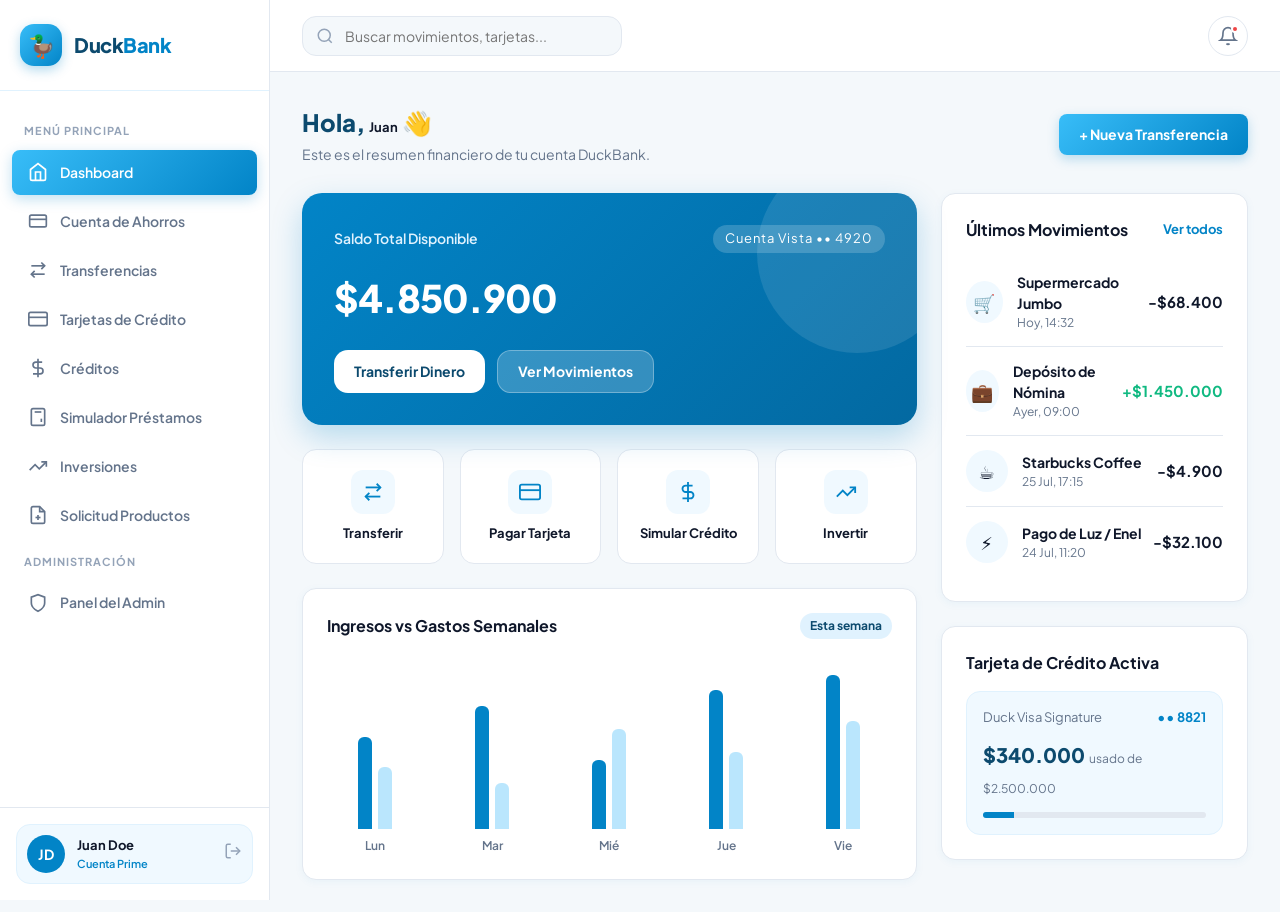
<file: index.html>
<!DOCTYPE html>
<html lang="es">
<head>
  <meta charset="UTF-8">
  <meta name="viewport" content="width=device-width, initial-scale=1.0">
  <title>DuckBank - Dashboard Principal</title>
  <link rel="stylesheet" href="css/variables.css">
  <link rel="stylesheet" href="css/common.css">
  <link rel="stylesheet" href="css/dashboard.css">
</head>
<body>
  <div class="app-container">
    <!-- Sidebar -->
    <aside class="sidebar">
      <div class="sidebar-header">
        <div class="brand-logo">🦆</div>
        <div class="brand-name">Duck<span>Bank</span></div>
      </div>

      <nav class="sidebar-nav">
        <div class="nav-section-label">Menú Principal</div>
        <a href="index.html" class="nav-item active">
          <svg viewBox="0 0 24 24" fill="none" stroke="currentColor" stroke-width="2"><path d="m3 9 9-7 9 7v11a2 2 0 0 1-2 2H5a2 2 0 0 1-2-2z"/><polyline points="9 22 9 12 15 12 15 22"/></svg>
          Dashboard
        </a>
        <a href="savings.html" class="nav-item">
          <svg viewBox="0 0 24 24" fill="none" stroke="currentColor" stroke-width="2"><rect width="20" height="14" x="2" y="5" rx="2"/><line x1="2" x2="22" y1="10" y2="10"/></svg>
          Cuenta de Ahorros
        </a>
        <a href="transfers.html" class="nav-item">
          <svg viewBox="0 0 24 24" fill="none" stroke="currentColor" stroke-width="2"><path d="m16 3 4 4-4 4"/><path d="M20 7H4"/><path d="m8 21-4-4 4-4"/><path d="M4 17h16"/></svg>
          Transferencias
        </a>
        <a href="cards.html" class="nav-item">
          <svg viewBox="0 0 24 24" fill="none" stroke="currentColor" stroke-width="2"><rect x="1" y="4" width="22" height="16" rx="2" ry="2"/><line x1="1" y1="10" x2="23" y2="10"/></svg>
          Tarjetas de Crédito
        </a>
        <a href="loans.html" class="nav-item">
          <svg viewBox="0 0 24 24" fill="none" stroke="currentColor" stroke-width="2"><line x1="12" y1="1" x2="12" y2="23"/><path d="M17 5H9.5a3.5 3.5 0 0 0 0 7h5a3.5 3.5 0 0 1 0 7H6"/></svg>
          Créditos
        </a>
        <a href="simulator.html" class="nav-item">
          <svg viewBox="0 0 24 24" fill="none" stroke="currentColor" stroke-width="2"><rect width="16" height="20" x="4" y="2" rx="2"/><line x1="8" x2="16" y1="6" y2="6"/><line x1="16" x2="16" y1="14" y2="18"/><path d="M8 10h.01"/><path d="M12 10h.01"/><path d="M16 10h.01"/><path d="M8 14h.01"/><path d="M12 14h.01"/><path d="M8 18h.01"/><path d="M12 18h.01"/></svg>
          Simulador Préstamos
        </a>
        <a href="investments.html" class="nav-item">
          <svg viewBox="0 0 24 24" fill="none" stroke="currentColor" stroke-width="2"><polyline points="22 7 13.5 15.5 8.5 10.5 2 17"/><polyline points="16 7 22 7 22 13"/></svg>
          Inversiones
        </a>
        <a href="applications.html" class="nav-item">
          <svg viewBox="0 0 24 24" fill="none" stroke="currentColor" stroke-width="2"><path d="M14 2H6a2 2 0 0 0-2 2v16a2 2 0 0 0 2 2h12a2 2 0 0 0 2-2V8z"/><polyline points="14 2 14 8 20 8"/><line x1="12" y1="18" x2="12" y2="12"/><line x1="9" y1="15" x2="15" y2="15"/></svg>
          Solicitud Productos
        </a>

        <div class="nav-section-label">Administración</div>
        <a href="admin.html" class="nav-item">
          <svg viewBox="0 0 24 24" fill="none" stroke="currentColor" stroke-width="2"><path d="M12 22s8-4 8-10V5l-8-3-8 3v7c0 6 8 10 8 10z"/></svg>
          Panel del Admin
        </a>
      </nav>

      <div class="sidebar-footer">
        <div class="user-card-mini">
          <div class="user-avatar">JD</div>
          <div class="user-info">
            <div class="user-name">Juan Doe</div>
            <div class="user-role">Cuenta Prime</div>
          </div>
          <a href="login.html" title="Cerrar sesión" style="color: var(--text-light); text-decoration: none;">
            <svg width="18" height="18" viewBox="0 0 24 24" fill="none" stroke="currentColor" stroke-width="2"><path d="M9 21H5a2 2 0 0 1-2-2V5a2 2 0 0 1 2-2h4"/><polyline points="16 17 21 12 16 7"/><line x1="21" y1="12" x2="9" y2="12"/></svg>
          </a>
        </div>
      </div>
    </aside>

    <!-- Main Content Area -->
    <div class="main-wrapper">
      <header class="top-header">
        <div style="display: flex; align-items: center; gap: 16px;">
          <button class="icon-btn" id="mobileMenuBtn" style="display: none;">
            <svg viewBox="0 0 24 24" fill="none" stroke="currentColor" stroke-width="2"><line x1="3" y1="12" x2="21" y2="12"/><line x1="3" y1="6" x2="21" y2="6"/><line x1="3" y1="18" x2="21" y2="18"/></svg>
          </button>
          <div class="header-search">
            <svg viewBox="0 0 24 24" fill="none" stroke="currentColor" stroke-width="2"><circle cx="11" cy="11" r="8"/><line x1="21" y1="21" x2="16.65" y2="16.65"/></svg>
            <input type="text" placeholder="Buscar movimientos, tarjetas...">
          </div>
        </div>

        <div class="header-actions">
          <button class="icon-btn" title="Notificaciones">
            <span class="badge-dot"></span>
            <svg viewBox="0 0 24 24" fill="none" stroke="currentColor" stroke-width="2"><path d="M18 8A6 6 0 0 0 6 8c0 7-3 9-3 9h18s-3-2-3-9"/><path d="M13.73 21a2 2 0 0 1-3.46 0"/></svg>
          </button>
        </div>
      </header>

      <main class="page-content">
        <div class="page-header">
          <div>
            <h1 class="page-title">Hola, <span class="user-name">Juan</span> 👋</h1>
            <p class="page-subtitle">Este es el resumen financiero de tu cuenta DuckBank.</p>
          </div>
          <a href="transfers.html" class="btn btn-primary">+ Nueva Transferencia</a>
        </div>

        <div class="dashboard-grid">
          <!-- Columna Izquierda -->
          <div>
            <!-- Tarjeta de Saldo Principal -->
            <div class="balance-card">
              <div class="balance-header">
                <span class="balance-label">Saldo Total Disponible</span>
                <span class="account-number">Cuenta Vista •• 4920</span>
              </div>
              <div class="balance-amount" id="mainBalance">$4.850.900</div>
              <div class="balance-actions">
                <a href="transfers.html" class="btn btn-light">Transferir Dinero</a>
                <a href="savings.html" class="btn btn-glass">Ver Movimientos</a>
              </div>
            </div>

            <!-- Accesos Rápidos -->
            <div class="quick-actions-grid">
              <a href="transfers.html" class="action-tile">
                <div class="action-icon">
                  <svg viewBox="0 0 24 24" fill="none" stroke="currentColor" stroke-width="2"><path d="m16 3 4 4-4 4"/><path d="M20 7H4"/><path d="m8 21-4-4 4-4"/><path d="M4 17h16"/></svg>
                </div>
                <span class="action-label">Transferir</span>
              </a>
              <a href="cards.html" class="action-tile">
                <div class="action-icon">
                  <svg viewBox="0 0 24 24" fill="none" stroke="currentColor" stroke-width="2"><rect x="1" y="4" width="22" height="16" rx="2" ry="2"/><line x1="1" y1="10" x2="23" y2="10"/></svg>
                </div>
                <span class="action-label">Pagar Tarjeta</span>
              </a>
              <a href="simulator.html" class="action-tile">
                <div class="action-icon">
                  <svg viewBox="0 0 24 24" fill="none" stroke="currentColor" stroke-width="2"><line x1="12" y1="1" x2="12" y2="23"/><path d="M17 5H9.5a3.5 3.5 0 0 0 0 7h5a3.5 3.5 0 0 1 0 7H6"/></svg>
                </div>
                <span class="action-label">Simular Crédito</span>
              </a>
              <a href="investments.html" class="action-tile">
                <div class="action-icon">
                  <svg viewBox="0 0 24 24" fill="none" stroke="currentColor" stroke-width="2"><polyline points="22 7 13.5 15.5 8.5 10.5 2 17"/><polyline points="16 7 22 7 22 13"/></svg>
                </div>
                <span class="action-label">Invertir</span>
              </a>
            </div>

            <!-- Gráfico de ingresos y gastos -->
            <div class="card" style="margin-top: 24px;">
              <div class="card-title">
                <span>Ingresos vs Gastos Semanales</span>
                <span class="badge badge-primary">Esta semana</span>
              </div>
              <div class="chart-container">
                <div class="chart-bar-group">
                  <div class="chart-bars">
                    <div class="bar bar-income" style="height: 60%;" title="Ingresos: $320.000"></div>
                    <div class="bar bar-expense" style="height: 40%;" title="Gastos: $180.000"></div>
                  </div>
                  <span class="chart-label">Lun</span>
                </div>
                <div class="chart-bar-group">
                  <div class="chart-bars">
                    <div class="bar bar-income" style="height: 80%;"></div>
                    <div class="bar bar-expense" style="height: 30%;"></div>
                  </div>
                  <span class="chart-label">Mar</span>
                </div>
                <div class="chart-bar-group">
                  <div class="chart-bars">
                    <div class="bar bar-income" style="height: 45%;"></div>
                    <div class="bar bar-expense" style="height: 65%;"></div>
                  </div>
                  <span class="chart-label">Mié</span>
                </div>
                <div class="chart-bar-group">
                  <div class="chart-bars">
                    <div class="bar bar-income" style="height: 90%;"></div>
                    <div class="bar bar-expense" style="height: 50%;"></div>
                  </div>
                  <span class="chart-label">Jue</span>
                </div>
                <div class="chart-bar-group">
                  <div class="chart-bars">
                    <div class="bar bar-income" style="height: 100%;"></div>
                    <div class="bar bar-expense" style="height: 70%;"></div>
                  </div>
                  <span class="chart-label">Vie</span>
                </div>
              </div>
            </div>
          </div>

          <!-- Columna Derecha -->
          <div>
            <!-- Últimos Movimientos -->
            <div class="card">
              <div class="card-title">
                <span>Últimos Movimientos</span>
                <a href="savings.html" style="font-size: 13px; color: var(--primary); text-decoration: none;">Ver todos</a>
              </div>
              <div class="transaction-list">
                <div class="transaction-item">
                  <div class="tx-left">
                    <div class="tx-icon">🛒</div>
                    <div>
                      <div class="tx-title">Supermercado Jumbo</div>
                      <div class="tx-date">Hoy, 14:32</div>
                    </div>
                  </div>
                  <div class="tx-amount negative">-$68.400</div>
                </div>

                <div class="transaction-item">
                  <div class="tx-left">
                    <div class="tx-icon">💼</div>
                    <div>
                      <div class="tx-title">Depósito de Nómina</div>
                      <div class="tx-date">Ayer, 09:00</div>
                    </div>
                  </div>
                  <div class="tx-amount positive">+$1.450.000</div>
                </div>

                <div class="transaction-item">
                  <div class="tx-left">
                    <div class="tx-icon">☕</div>
                    <div>
                      <div class="tx-title">Starbucks Coffee</div>
                      <div class="tx-date">25 Jul, 17:15</div>
                    </div>
                  </div>
                  <div class="tx-amount negative">-$4.900</div>
                </div>

                <div class="transaction-item">
                  <div class="tx-left">
                    <div class="tx-icon">⚡</div>
                    <div>
                      <div class="tx-title">Pago de Luz / Enel</div>
                      <div class="tx-date">24 Jul, 11:20</div>
                    </div>
                  </div>
                  <div class="tx-amount negative">-$32.100</div>
                </div>
              </div>
            </div>

            <!-- Resumen Tarjeta -->
            <div class="card" style="margin-top: 24px;">
              <div class="card-title">Tarjeta de Crédito Activa</div>
              <div style="background: var(--primary-subtle); padding: 16px; border-radius: var(--radius-md); border: 1px solid var(--primary-light);">
                <div style="display: flex; justify-content: space-between; font-size: 13px; color: var(--text-muted);">
                  <span>Duck Visa Signature</span>
                  <span style="font-weight: 700; color: var(--primary);">•• 8821</span>
                </div>
                <div style="font-size: 20px; font-weight: 800; margin: 12px 0; color: var(--primary-dark);">$340.000 <span style="font-size: 12px; color: var(--text-muted); font-weight: 400;">usado de $2.500.000</span></div>
                <div style="background: #e2e8f0; height: 6px; border-radius: 3px; overflow: hidden;">
                  <div style="background: var(--primary); width: 14%; height: 100%;"></div>
                </div>
              </div>
            </div>
          </div>
        </div>
      </main>
    </div>
  </div>

  <script src="js/common.js"></script>
  <script src="js/dashboard.js"></script>
</body>
</html>
</file>
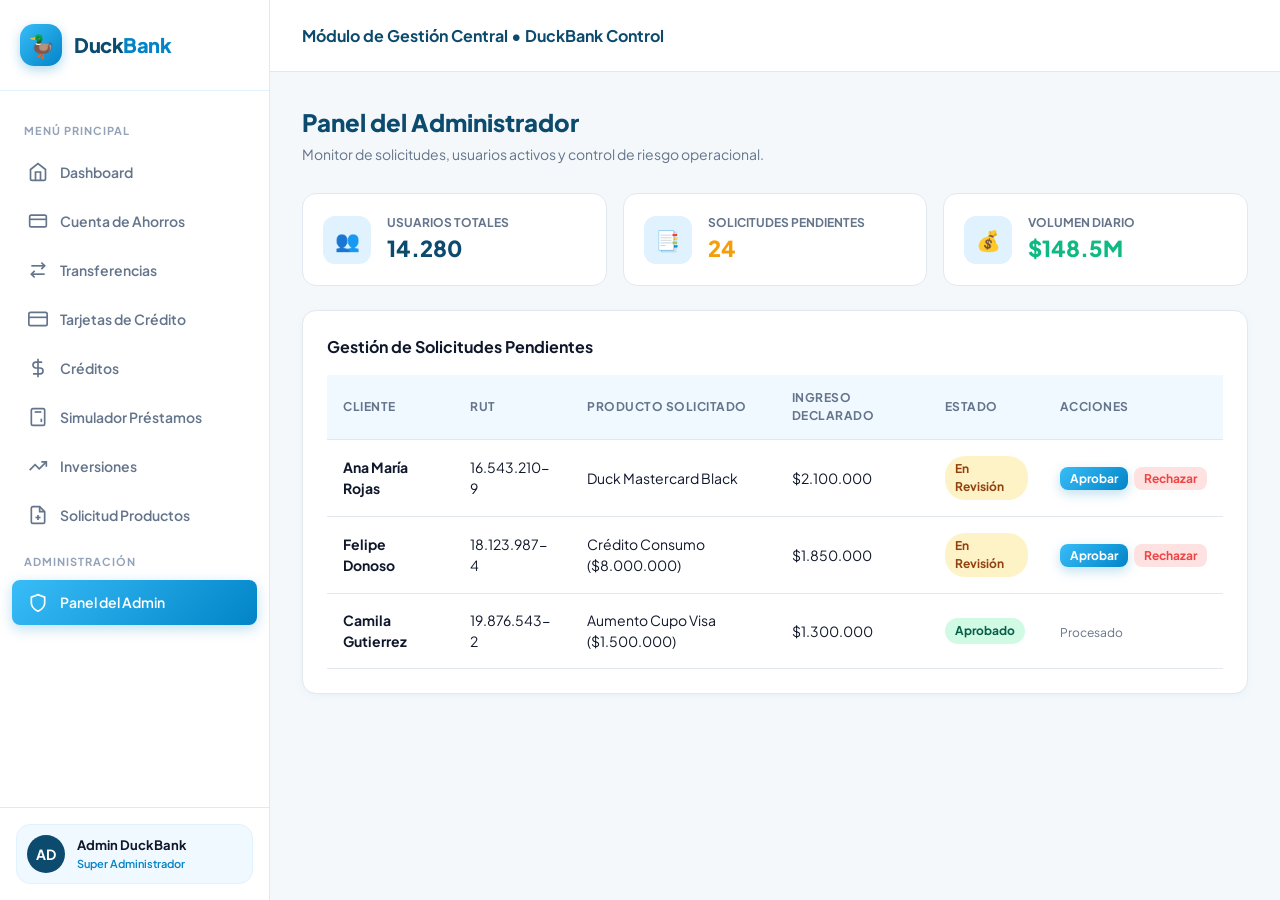
<file: admin.html>
<!DOCTYPE html>
<html lang="es">
<head>
  <meta charset="UTF-8">
  <meta name="viewport" content="width=device-width, initial-scale=1.0">
  <title>DuckBank - Panel del Admin</title>
  <link rel="stylesheet" href="css/variables.css">
  <link rel="stylesheet" href="css/common.css">
  <link rel="stylesheet" href="css/admin.css">
</head>
<body>
  <div class="app-container">
    <!-- Sidebar -->
    <aside class="sidebar">
      <div class="sidebar-header">
        <div class="brand-logo">🦆</div>
        <div class="brand-name">Duck<span>Bank</span></div>
      </div>
      <nav class="sidebar-nav">
        <div class="nav-section-label">Menú Principal</div>
        <a href="index.html" class="nav-item">
          <svg viewBox="0 0 24 24" fill="none" stroke="currentColor" stroke-width="2"><path d="m3 9 9-7 9 7v11a2 2 0 0 1-2 2H5a2 2 0 0 1-2-2z"/><polyline points="9 22 9 12 15 12 15 22"/></svg>
          Dashboard
        </a>
        <a href="savings.html" class="nav-item">
          <svg viewBox="0 0 24 24" fill="none" stroke="currentColor" stroke-width="2"><rect width="20" height="14" x="2" y="5" rx="2"/><line x1="2" x2="22" y1="10" y2="10"/></svg>
          Cuenta de Ahorros
        </a>
        <a href="transfers.html" class="nav-item">
          <svg viewBox="0 0 24 24" fill="none" stroke="currentColor" stroke-width="2"><path d="m16 3 4 4-4 4"/><path d="M20 7H4"/><path d="m8 21-4-4 4-4"/><path d="M4 17h16"/></svg>
          Transferencias
        </a>
        <a href="cards.html" class="nav-item">
          <svg viewBox="0 0 24 24" fill="none" stroke="currentColor" stroke-width="2"><rect x="1" y="4" width="22" height="16" rx="2" ry="2"/><line x1="1" y1="10" x2="23" y2="10"/></svg>
          Tarjetas de Crédito
        </a>
        <a href="loans.html" class="nav-item">
          <svg viewBox="0 0 24 24" fill="none" stroke="currentColor" stroke-width="2"><line x1="12" y1="1" x2="12" y2="23"/><path d="M17 5H9.5a3.5 3.5 0 0 0 0 7h5a3.5 3.5 0 0 1 0 7H6"/></svg>
          Créditos
        </a>
        <a href="simulator.html" class="nav-item">
          <svg viewBox="0 0 24 24" fill="none" stroke="currentColor" stroke-width="2"><rect width="16" height="20" x="4" y="2" rx="2"/><line x1="8" x2="16" y1="6" y2="6"/><line x1="16" x2="16" y1="14" y2="18"/><path d="M8 10h.01"/><path d="M12 10h.01"/><path d="M16 10h.01"/><path d="M8 14h.01"/><path d="M12 14h.01"/><path d="M8 18h.01"/><path d="M12 18h.01"/></svg>
          Simulador Préstamos
        </a>
        <a href="investments.html" class="nav-item">
          <svg viewBox="0 0 24 24" fill="none" stroke="currentColor" stroke-width="2"><polyline points="22 7 13.5 15.5 8.5 10.5 2 17"/><polyline points="16 7 22 7 22 13"/></svg>
          Inversiones
        </a>
        <a href="applications.html" class="nav-item">
          <svg viewBox="0 0 24 24" fill="none" stroke="currentColor" stroke-width="2"><path d="M14 2H6a2 2 0 0 0-2 2v16a2 2 0 0 0 2 2h12a2 2 0 0 0 2-2V8z"/><polyline points="14 2 14 8 20 8"/><line x1="12" y1="18" x2="12" y2="12"/><line x1="9" y1="15" x2="15" y2="15"/></svg>
          Solicitud Productos
        </a>
        <div class="nav-section-label">Administración</div>
        <a href="admin.html" class="nav-item active">
          <svg viewBox="0 0 24 24" fill="none" stroke="currentColor" stroke-width="2"><path d="M12 22s8-4 8-10V5l-8-3-8 3v7c0 6 8 10 8 10z"/></svg>
          Panel del Admin
        </a>
      </nav>
      <div class="sidebar-footer">
        <div class="user-card-mini">
          <div class="user-avatar" style="background: var(--primary-dark);">AD</div>
          <div class="user-info">
            <div class="user-name">Admin DuckBank</div>
            <div class="user-role">Super Administrador</div>
          </div>
        </div>
      </div>
    </aside>

    <!-- Main Content -->
    <div class="main-wrapper">
      <header class="top-header">
        <div style="font-weight: 700; color: var(--primary-dark);">Módulo de Gestión Central • DuckBank Control</div>
      </header>

      <main class="page-content">
        <div class="page-header">
          <div>
            <h1 class="page-title">Panel del Administrador</h1>
            <p class="page-subtitle">Monitor de solicitudes, usuarios activos y control de riesgo operacional.</p>
          </div>
        </div>

        <!-- Métricas del Sistema -->
        <div class="admin-stats-grid">
          <div class="stat-card">
            <div class="stat-icon">👥</div>
            <div>
              <div style="font-size: 12px; color: var(--text-muted); font-weight: 700;">USUARIOS TOTALES</div>
              <div style="font-size: 22px; font-weight: 800; color: var(--primary-dark);">14.280</div>
            </div>
          </div>

          <div class="stat-card">
            <div class="stat-icon">📑</div>
            <div>
              <div style="font-size: 12px; color: var(--text-muted); font-weight: 700;">SOLICITUDES PENDIENTES</div>
              <div style="font-size: 22px; font-weight: 800; color: var(--warning);">24</div>
            </div>
          </div>

          <div class="stat-card">
            <div class="stat-icon">💰</div>
            <div>
              <div style="font-size: 12px; color: var(--text-muted); font-weight: 700;">VOLUMEN DIARIO</div>
              <div style="font-size: 22px; font-weight: 800; color: var(--success);">$148.5M</div>
            </div>
          </div>
        </div>

        <!-- Tabla de Aprobación de Solicitudes -->
        <div class="card">
          <div class="card-title">Gestión de Solicitudes Pendientes</div>
          <div class="table-responsive">
            <table class="table">
              <thead>
                <tr>
                  <th>Cliente</th>
                  <th>RUT</th>
                  <th>Producto Solicitado</th>
                  <th>Ingreso Declarado</th>
                  <th>Estado</th>
                  <th>Acciones</th>
                </tr>
              </thead>
              <tbody>
                <tr>
                  <td><strong>Ana María Rojas</strong></td>
                  <td>16.543.210-9</td>
                  <td>Duck Mastercard Black</td>
                  <td>$2.100.000</td>
                  <td><span class="badge badge-warning">En Revisión</span></td>
                  <td>
                    <div style="display: flex; gap: 6px;">
                      <button class="btn btn-primary approveBtn" style="padding: 4px 10px; font-size: 12px;">Aprobar</button>
                      <button class="btn btn-danger rejectBtn" style="padding: 4px 10px; font-size: 12px;">Rechazar</button>
                    </div>
                  </td>
                </tr>
                <tr>
                  <td><strong>Felipe Donoso</strong></td>
                  <td>18.123.987-4</td>
                  <td>Crédito Consumo ($8.000.000)</td>
                  <td>$1.850.000</td>
                  <td><span class="badge badge-warning">En Revisión</span></td>
                  <td>
                    <div style="display: flex; gap: 6px;">
                      <button class="btn btn-primary approveBtn" style="padding: 4px 10px; font-size: 12px;">Aprobar</button>
                      <button class="btn btn-danger rejectBtn" style="padding: 4px 10px; font-size: 12px;">Rechazar</button>
                    </div>
                  </td>
                </tr>
                <tr>
                  <td><strong>Camila Gutierrez</strong></td>
                  <td>19.876.543-2</td>
                  <td>Aumento Cupo Visa ($1.500.000)</td>
                  <td>$1.300.000</td>
                  <td><span class="badge badge-success">Aprobado</span></td>
                  <td>
                    <span style="font-size: 12px; color: var(--text-muted);">Procesado</span>
                  </td>
                </tr>
              </tbody>
            </table>
          </div>
        </div>
      </main>
    </div>
  </div>

  <script src="js/common.js"></script>
  <script src="js/admin.js"></script>
</body>
</html>
</file>
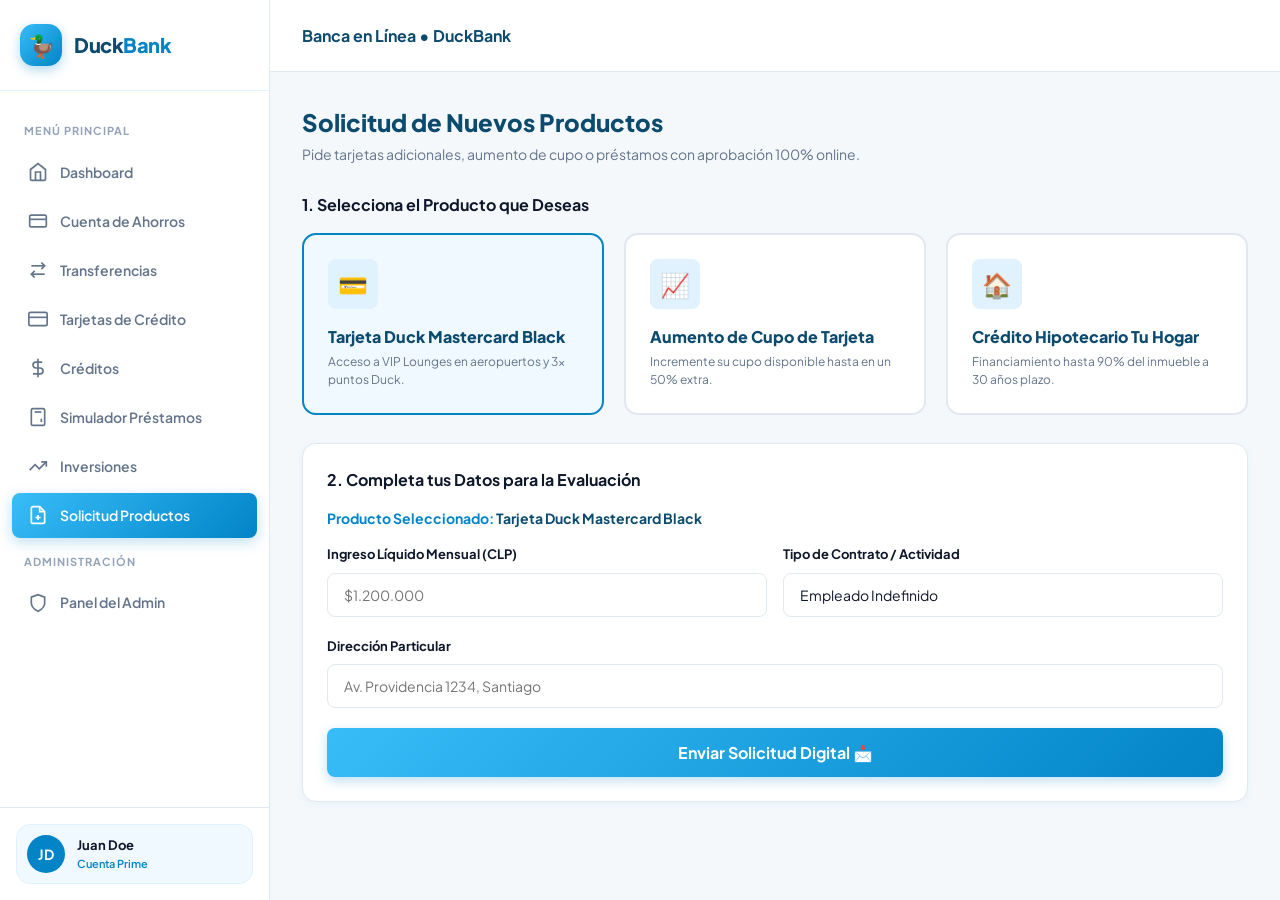
<file: applications.html>
<!DOCTYPE html>
<html lang="es">
<head>
  <meta charset="UTF-8">
  <meta name="viewport" content="width=device-width, initial-scale=1.0">
  <title>DuckBank - Solicitud de Productos</title>
  <link rel="stylesheet" href="css/variables.css">
  <link rel="stylesheet" href="css/common.css">
  <link rel="stylesheet" href="css/applications.css">
</head>
<body>
  <div class="app-container">
    <!-- Sidebar -->
    <aside class="sidebar">
      <div class="sidebar-header">
        <div class="brand-logo">🦆</div>
        <div class="brand-name">Duck<span>Bank</span></div>
      </div>
      <nav class="sidebar-nav">
        <div class="nav-section-label">Menú Principal</div>
        <a href="index.html" class="nav-item">
          <svg viewBox="0 0 24 24" fill="none" stroke="currentColor" stroke-width="2"><path d="m3 9 9-7 9 7v11a2 2 0 0 1-2 2H5a2 2 0 0 1-2-2z"/><polyline points="9 22 9 12 15 12 15 22"/></svg>
          Dashboard
        </a>
        <a href="savings.html" class="nav-item">
          <svg viewBox="0 0 24 24" fill="none" stroke="currentColor" stroke-width="2"><rect width="20" height="14" x="2" y="5" rx="2"/><line x1="2" x2="22" y1="10" y2="10"/></svg>
          Cuenta de Ahorros
        </a>
        <a href="transfers.html" class="nav-item">
          <svg viewBox="0 0 24 24" fill="none" stroke="currentColor" stroke-width="2"><path d="m16 3 4 4-4 4"/><path d="M20 7H4"/><path d="m8 21-4-4 4-4"/><path d="M4 17h16"/></svg>
          Transferencias
        </a>
        <a href="cards.html" class="nav-item">
          <svg viewBox="0 0 24 24" fill="none" stroke="currentColor" stroke-width="2"><rect x="1" y="4" width="22" height="16" rx="2" ry="2"/><line x1="1" y1="10" x2="23" y2="10"/></svg>
          Tarjetas de Crédito
        </a>
        <a href="loans.html" class="nav-item">
          <svg viewBox="0 0 24 24" fill="none" stroke="currentColor" stroke-width="2"><line x1="12" y1="1" x2="12" y2="23"/><path d="M17 5H9.5a3.5 3.5 0 0 0 0 7h5a3.5 3.5 0 0 1 0 7H6"/></svg>
          Créditos
        </a>
        <a href="simulator.html" class="nav-item">
          <svg viewBox="0 0 24 24" fill="none" stroke="currentColor" stroke-width="2"><rect width="16" height="20" x="4" y="2" rx="2"/><line x1="8" x2="16" y1="6" y2="6"/><line x1="16" x2="16" y1="14" y2="18"/><path d="M8 10h.01"/><path d="M12 10h.01"/><path d="M16 10h.01"/><path d="M8 14h.01"/><path d="M12 14h.01"/><path d="M8 18h.01"/><path d="M12 18h.01"/></svg>
          Simulador Préstamos
        </a>
        <a href="investments.html" class="nav-item">
          <svg viewBox="0 0 24 24" fill="none" stroke="currentColor" stroke-width="2"><polyline points="22 7 13.5 15.5 8.5 10.5 2 17"/><polyline points="16 7 22 7 22 13"/></svg>
          Inversiones
        </a>
        <a href="applications.html" class="nav-item active">
          <svg viewBox="0 0 24 24" fill="none" stroke="currentColor" stroke-width="2"><path d="M14 2H6a2 2 0 0 0-2 2v16a2 2 0 0 0 2 2h12a2 2 0 0 0 2-2V8z"/><polyline points="14 2 14 8 20 8"/><line x1="12" y1="18" x2="12" y2="12"/><line x1="9" y1="15" x2="15" y2="15"/></svg>
          Solicitud Productos
        </a>
        <div class="nav-section-label">Administración</div>
        <a href="admin.html" class="nav-item">
          <svg viewBox="0 0 24 24" fill="none" stroke="currentColor" stroke-width="2"><path d="M12 22s8-4 8-10V5l-8-3-8 3v7c0 6 8 10 8 10z"/></svg>
          Panel del Admin
        </a>
      </nav>
      <div class="sidebar-footer">
        <div class="user-card-mini">
          <div class="user-avatar">JD</div>
          <div class="user-info">
            <div class="user-name">Juan Doe</div>
            <div class="user-role">Cuenta Prime</div>
          </div>
        </div>
      </div>
    </aside>

    <!-- Main Content -->
    <div class="main-wrapper">
      <header class="top-header">
        <div style="font-weight: 700; color: var(--primary-dark);">Banca en Línea • DuckBank</div>
      </header>

      <main class="page-content">
        <div class="page-header">
          <div>
            <h1 class="page-title">Solicitud de Nuevos Productos</h1>
            <p class="page-subtitle">Pide tarjetas adicionales, aumento de cupo o préstamos con aprobación 100% online.</p>
          </div>
        </div>

        <div class="card-title">1. Selecciona el Producto que Deseas</div>
        <div class="product-catalog-grid">
          <div class="product-option-card selected" data-product="Tarjeta de Crédito Duck Black">
            <div class="product-icon-box">💳</div>
            <h3 style="font-size: 16px; font-weight: 800; color: var(--primary-dark);">Tarjeta Duck Mastercard Black</h3>
            <p style="font-size: 12px; color: var(--text-muted); margin-top: 4px;">Acceso a VIP Lounges en aeropuertos y 3x puntos Duck.</p>
          </div>

          <div class="product-option-card" data-product="Aumento de Cupo Crédito">
            <div class="product-icon-box">📈</div>
            <h3 style="font-size: 16px; font-weight: 800; color: var(--primary-dark);">Aumento de Cupo de Tarjeta</h3>
            <p style="font-size: 12px; color: var(--text-muted); margin-top: 4px;">Incremente su cupo disponible hasta en un 50% extra.</p>
          </div>

          <div class="product-option-card" data-product="Crédito Hipotecario Duck">
            <div class="product-icon-box">🏠</div>
            <h3 style="font-size: 16px; font-weight: 800; color: var(--primary-dark);">Crédito Hipotecario Tu Hogar</h3>
            <p style="font-size: 12px; color: var(--text-muted); margin-top: 4px;">Financiamiento hasta 90% del inmueble a 30 años plazo.</p>
          </div>
        </div>

        <div class="card">
          <div class="card-title">2. Completa tus Datos para la Evaluación</div>
          <form id="productAppForm">
            <div style="font-size: 14px; font-weight: 700; color: var(--primary); margin-bottom: 16px;">
              Producto Seleccionado: <span id="selectedProductTitle" style="color: var(--primary-dark);">Tarjeta Duck Mastercard Black</span>
            </div>

            <div style="display: grid; grid-template-columns: 1fr 1fr; gap: 16px;">
              <div class="form-group">
                <label class="form-label" for="monthlyIncome">Ingreso Líquido Mensual (CLP)</label>
                <input type="number" id="monthlyIncome" class="form-control" placeholder="$1.200.000" required>
              </div>
              <div class="form-group">
                <label class="form-label" for="employmentType">Tipo de Contrato / Actividad</label>
                <select id="employmentType" class="form-control">
                  <option>Empleado Indefinido</option>
                  <option>Independiente / Honorarios</option>
                  <option>Empresario / Pyme</option>
                </select>
              </div>
            </div>

            <div class="form-group">
              <label class="form-label" for="address">Dirección Particular</label>
              <input type="text" id="address" class="form-control" placeholder="Av. Providencia 1234, Santiago" required>
            </div>

            <button type="submit" class="btn btn-primary btn-full" style="padding: 14px; font-size: 16px;">Enviar Solicitud Digital 📩</button>
          </form>
        </div>
      </main>
    </div>
  </div>

  <script src="js/common.js"></script>
  <script src="js/applications.js"></script>
</body>
</html>
</file>
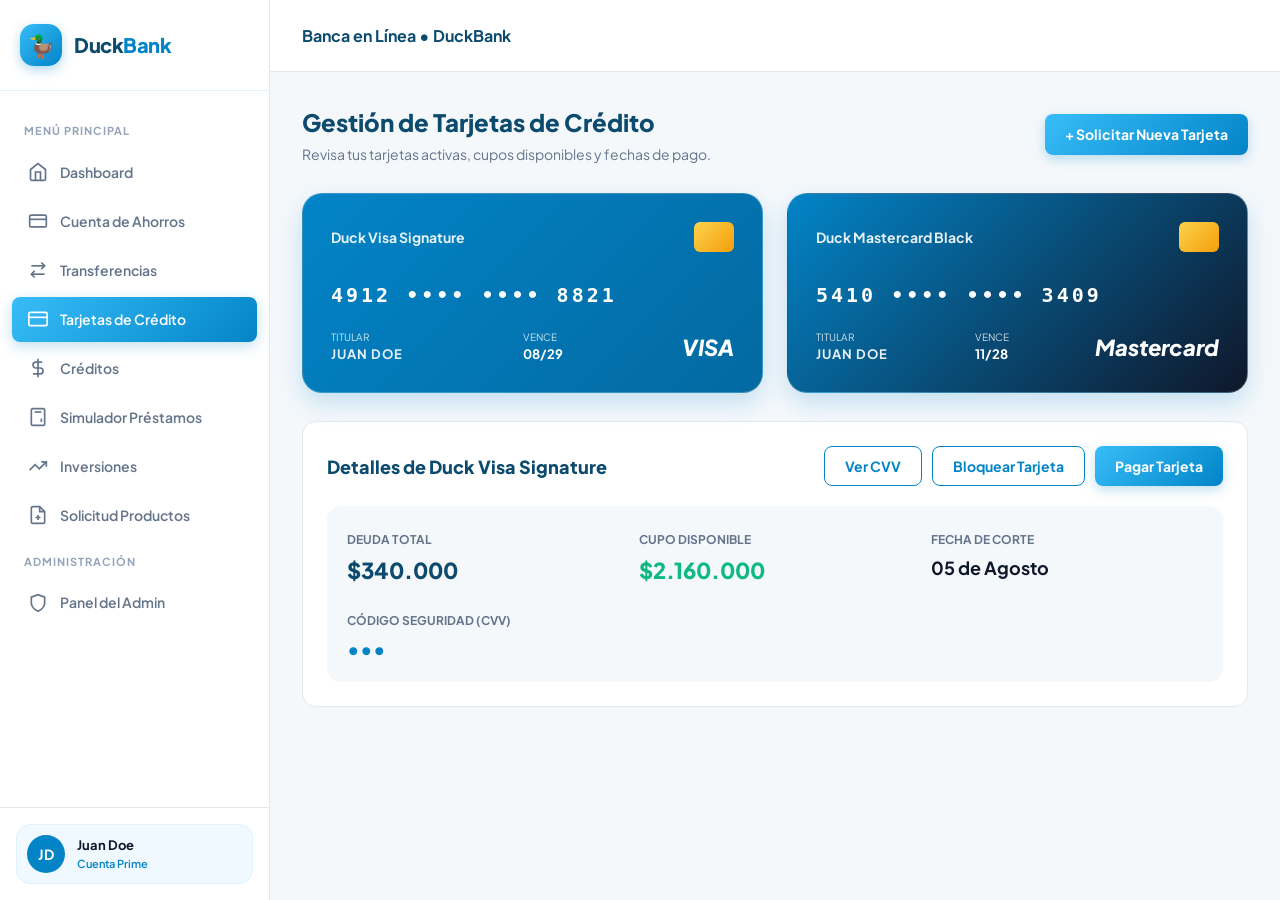
<file: cards.html>
<!DOCTYPE html>
<html lang="es">
<head>
  <meta charset="UTF-8">
  <meta name="viewport" content="width=device-width, initial-scale=1.0">
  <title>DuckBank - Tarjetas de Crédito</title>
  <link rel="stylesheet" href="css/variables.css">
  <link rel="stylesheet" href="css/common.css">
  <link rel="stylesheet" href="css/cards.css">
</head>
<body>
  <div class="app-container">
    <!-- Sidebar -->
    <aside class="sidebar">
      <div class="sidebar-header">
        <div class="brand-logo">🦆</div>
        <div class="brand-name">Duck<span>Bank</span></div>
      </div>
      <nav class="sidebar-nav">
        <div class="nav-section-label">Menú Principal</div>
        <a href="index.html" class="nav-item">
          <svg viewBox="0 0 24 24" fill="none" stroke="currentColor" stroke-width="2"><path d="m3 9 9-7 9 7v11a2 2 0 0 1-2 2H5a2 2 0 0 1-2-2z"/><polyline points="9 22 9 12 15 12 15 22"/></svg>
          Dashboard
        </a>
        <a href="savings.html" class="nav-item">
          <svg viewBox="0 0 24 24" fill="none" stroke="currentColor" stroke-width="2"><rect width="20" height="14" x="2" y="5" rx="2"/><line x1="2" x2="22" y1="10" y2="10"/></svg>
          Cuenta de Ahorros
        </a>
        <a href="transfers.html" class="nav-item">
          <svg viewBox="0 0 24 24" fill="none" stroke="currentColor" stroke-width="2"><path d="m16 3 4 4-4 4"/><path d="M20 7H4"/><path d="m8 21-4-4 4-4"/><path d="M4 17h16"/></svg>
          Transferencias
        </a>
        <a href="cards.html" class="nav-item active">
          <svg viewBox="0 0 24 24" fill="none" stroke="currentColor" stroke-width="2"><rect x="1" y="4" width="22" height="16" rx="2" ry="2"/><line x1="1" y1="10" x2="23" y2="10"/></svg>
          Tarjetas de Crédito
        </a>
        <a href="loans.html" class="nav-item">
          <svg viewBox="0 0 24 24" fill="none" stroke="currentColor" stroke-width="2"><line x1="12" y1="1" x2="12" y2="23"/><path d="M17 5H9.5a3.5 3.5 0 0 0 0 7h5a3.5 3.5 0 0 1 0 7H6"/></svg>
          Créditos
        </a>
        <a href="simulator.html" class="nav-item">
          <svg viewBox="0 0 24 24" fill="none" stroke="currentColor" stroke-width="2"><rect width="16" height="20" x="4" y="2" rx="2"/><line x1="8" x2="16" y1="6" y2="6"/><line x1="16" x2="16" y1="14" y2="18"/><path d="M8 10h.01"/><path d="M12 10h.01"/><path d="M16 10h.01"/><path d="M8 14h.01"/><path d="M12 14h.01"/><path d="M8 18h.01"/><path d="M12 18h.01"/></svg>
          Simulador Préstamos
        </a>
        <a href="investments.html" class="nav-item">
          <svg viewBox="0 0 24 24" fill="none" stroke="currentColor" stroke-width="2"><polyline points="22 7 13.5 15.5 8.5 10.5 2 17"/><polyline points="16 7 22 7 22 13"/></svg>
          Inversiones
        </a>
        <a href="applications.html" class="nav-item">
          <svg viewBox="0 0 24 24" fill="none" stroke="currentColor" stroke-width="2"><path d="M14 2H6a2 2 0 0 0-2 2v16a2 2 0 0 0 2 2h12a2 2 0 0 0 2-2V8z"/><polyline points="14 2 14 8 20 8"/><line x1="12" y1="18" x2="12" y2="12"/><line x1="9" y1="15" x2="15" y2="15"/></svg>
          Solicitud Productos
        </a>
        <div class="nav-section-label">Administración</div>
        <a href="admin.html" class="nav-item">
          <svg viewBox="0 0 24 24" fill="none" stroke="currentColor" stroke-width="2"><path d="M12 22s8-4 8-10V5l-8-3-8 3v7c0 6 8 10 8 10z"/></svg>
          Panel del Admin
        </a>
      </nav>
      <div class="sidebar-footer">
        <div class="user-card-mini">
          <div class="user-avatar">JD</div>
          <div class="user-info">
            <div class="user-name">Juan Doe</div>
            <div class="user-role">Cuenta Prime</div>
          </div>
        </div>
      </div>
    </aside>

    <!-- Main Wrapper -->
    <div class="main-wrapper">
      <header class="top-header">
        <div style="font-weight: 700; color: var(--primary-dark);">Banca en Línea • DuckBank</div>
      </header>

      <main class="page-content">
        <div class="page-header">
          <div>
            <h1 class="page-title">Gestión de Tarjetas de Crédito</h1>
            <p class="page-subtitle">Revisa tus tarjetas activas, cupos disponibles y fechas de pago.</p>
          </div>
          <a href="applications.html" class="btn btn-primary">+ Solicitar Nueva Tarjeta</a>
        </div>

        <!-- Tarjetas Planas -->
        <div class="cards-grid">
          <!-- Tarjeta 1 -->
          <div class="credit-card-flat">
            <div class="card-top">
              <span style="font-weight: 700; font-size: 14px; opacity: 0.9;">Duck Visa Signature</span>
              <div class="chip-icon"></div>
            </div>
            <div class="card-number-flat">4912 •••• •••• 8821</div>
            <div class="card-bottom-info">
              <div>
                <div style="font-size: 10px; opacity: 0.8; text-transform: uppercase;">Titular</div>
                <div class="card-holder-name">JUAN DOE</div>
              </div>
              <div>
                <div style="font-size: 10px; opacity: 0.8;">VENCE</div>
                <div style="font-weight: 700; font-size: 13px;">08/29</div>
              </div>
              <div class="card-brand-logo">VISA</div>
            </div>
          </div>

          <!-- Tarjeta 2 -->
          <div class="credit-card-flat gold">
            <div class="card-top">
              <span style="font-weight: 700; font-size: 14px; opacity: 0.9;">Duck Mastercard Black</span>
              <div class="chip-icon"></div>
            </div>
            <div class="card-number-flat">5410 •••• •••• 3409</div>
            <div class="card-bottom-info">
              <div>
                <div style="font-size: 10px; opacity: 0.8; text-transform: uppercase;">Titular</div>
                <div class="card-holder-name">JUAN DOE</div>
              </div>
              <div>
                <div style="font-size: 10px; opacity: 0.8;">VENCE</div>
                <div style="font-weight: 700; font-size: 13px;">11/28</div>
              </div>
              <div class="card-brand-logo">Mastercard</div>
            </div>
          </div>
        </div>

        <!-- Detalle de Tarjeta Seleccionada -->
        <div class="card-detail-box">
          <div style="display: flex; justify-content: space-between; align-items: center; margin-bottom: 20px;">
            <h3 style="font-size: 18px; font-weight: 800; color: var(--primary-dark);">Detalles de Duck Visa Signature</h3>
            <div style="display: flex; gap: 10px;">
              <button class="btn btn-outline" id="toggleCvvBtn">Ver CVV</button>
              <button class="btn btn-outline" id="lockBtn">Bloquear Tarjeta</button>
              <button class="btn btn-primary" id="payCardBtn">Pagar Tarjeta</button>
            </div>
          </div>

          <div style="display: grid; grid-template-columns: repeat(auto-fit, minmax(200px, 1fr)); gap: 20px; background: var(--bg-body); padding: 20px; border-radius: var(--radius-md);">
            <div>
              <span style="font-size: 12px; color: var(--text-muted); font-weight: 700;">DEUDA TOTAL</span>
              <h4 style="font-size: 22px; font-weight: 800; color: var(--primary-dark); margin-top: 4px;">$340.000</h4>
            </div>
            <div>
              <span style="font-size: 12px; color: var(--text-muted); font-weight: 700;">CUPO DISPONIBLE</span>
              <h4 style="font-size: 22px; font-weight: 800; color: var(--success); margin-top: 4px;">$2.160.000</h4>
            </div>
            <div>
              <span style="font-size: 12px; color: var(--text-muted); font-weight: 700;">FECHA DE CORTE</span>
              <h4 style="font-size: 18px; font-weight: 700; color: var(--text-main); margin-top: 4px;">05 de Agosto</h4>
            </div>
            <div>
              <span style="font-size: 12px; color: var(--text-muted); font-weight: 700;">CÓDIGO SEGURIDAD (CVV)</span>
              <h4 style="font-size: 18px; font-weight: 800; color: var(--primary); margin-top: 4px;" id="cvvText">•••</h4>
            </div>
          </div>
        </div>
      </main>
    </div>
  </div>

  <script src="js/common.js"></script>
  <script src="js/cards.js"></script>
</body>
</html>
</file>
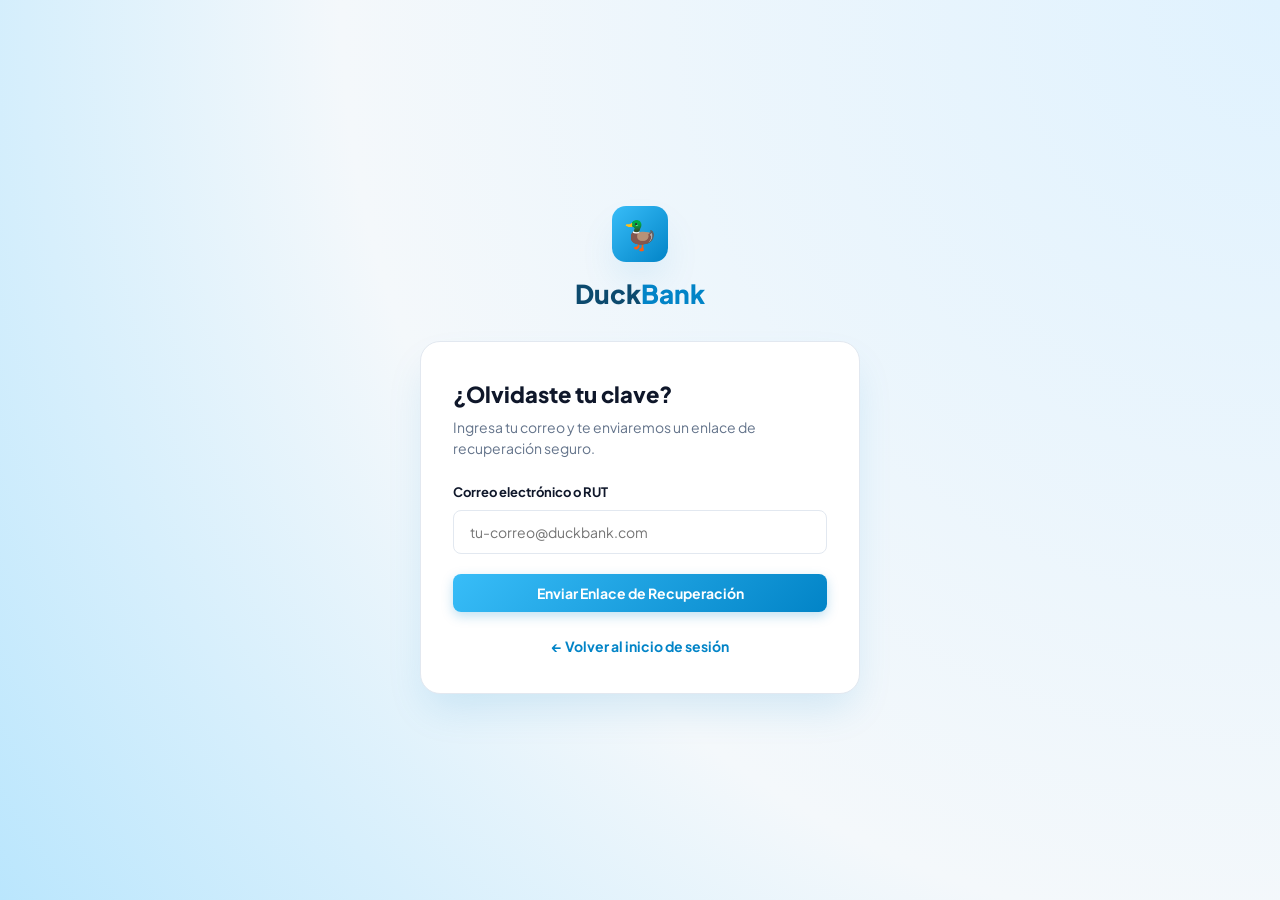
<file: forgot-password.html>
<!DOCTYPE html>
<html lang="es">
<head>
  <meta charset="UTF-8">
  <meta name="viewport" content="width=device-width, initial-scale=1.0">
  <title>DuckBank - Recuperar Contraseña</title>
  <link rel="stylesheet" href="css/variables.css">
  <link rel="stylesheet" href="css/common.css">
  <link rel="stylesheet" href="css/auth.css">
</head>
<body class="auth-body">
  <div class="auth-wrapper">
    <div class="auth-brand">
      <div class="auth-logo">🦆</div>
      <h1 class="auth-brand-name">Duck<span>Bank</span></h1>
    </div>

    <div class="auth-card">
      <h2 class="auth-title">¿Olvidaste tu clave?</h2>
      <p class="auth-subtitle">Ingresa tu correo y te enviaremos un enlace de recuperación seguro.</p>

      <form id="forgotForm">
        <div class="form-group">
          <label class="form-label" for="forgotEmail">Correo electrónico o RUT</label>
          <input type="email" id="forgotEmail" class="form-control" placeholder="tu-correo@duckbank.com" required>
        </div>

        <button type="submit" class="btn btn-primary btn-full">Enviar Enlace de Recuperación</button>
      </form>

      <div class="auth-footer-text">
        <a href="login.html">← Volver al inicio de sesión</a>
      </div>
    </div>
  </div>

  <script src="js/common.js"></script>
  <script src="js/auth.js"></script>
</body>
</html>
</file>
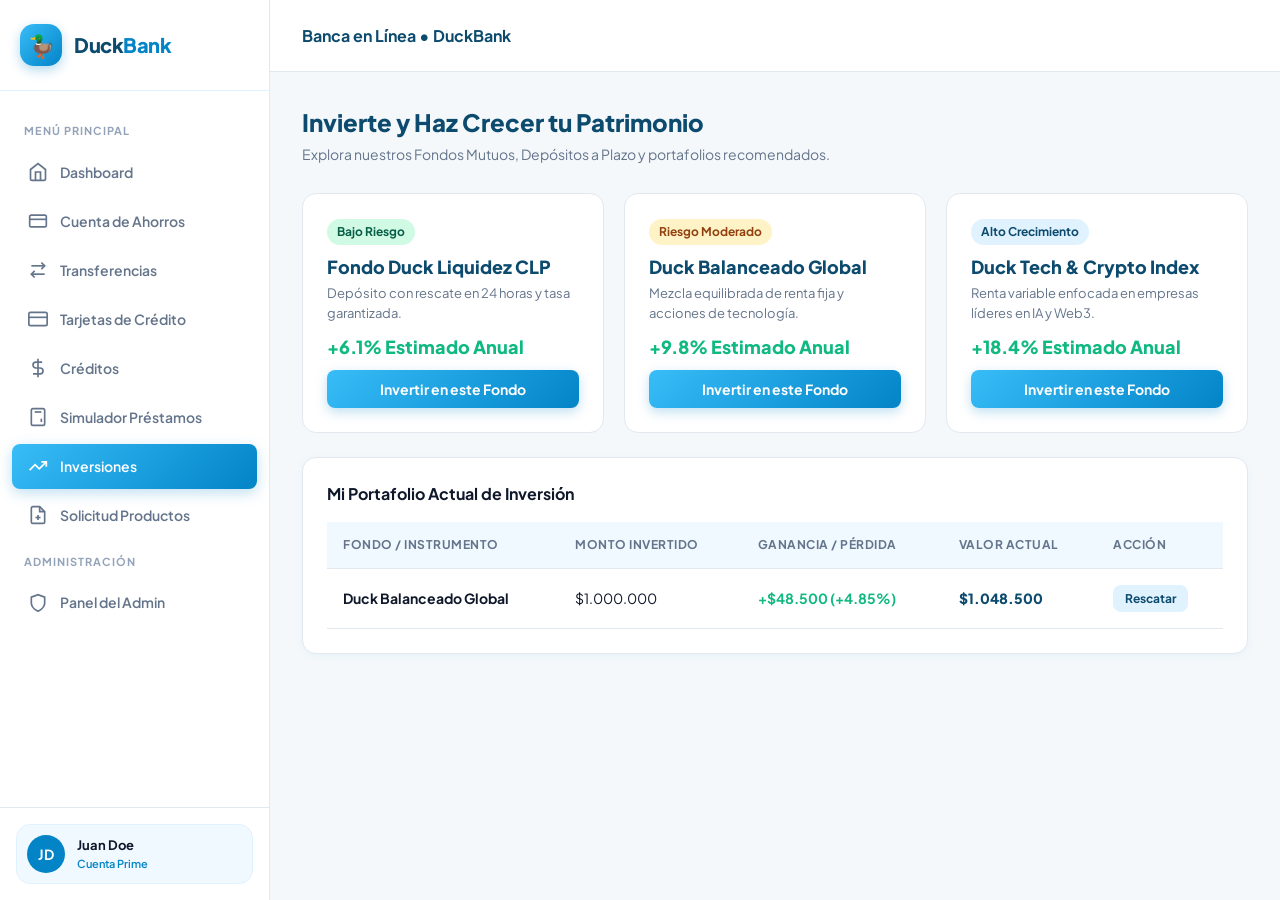
<file: investments.html>
<!DOCTYPE html>
<html lang="es">
<head>
  <meta charset="UTF-8">
  <meta name="viewport" content="width=device-width, initial-scale=1.0">
  <title>DuckBank - Portafolio de Inversiones</title>
  <link rel="stylesheet" href="css/variables.css">
  <link rel="stylesheet" href="css/common.css">
  <link rel="stylesheet" href="css/investments.css">
</head>
<body>
  <div class="app-container">
    <!-- Sidebar -->
    <aside class="sidebar">
      <div class="sidebar-header">
        <div class="brand-logo">🦆</div>
        <div class="brand-name">Duck<span>Bank</span></div>
      </div>
      <nav class="sidebar-nav">
        <div class="nav-section-label">Menú Principal</div>
        <a href="index.html" class="nav-item">
          <svg viewBox="0 0 24 24" fill="none" stroke="currentColor" stroke-width="2"><path d="m3 9 9-7 9 7v11a2 2 0 0 1-2 2H5a2 2 0 0 1-2-2z"/><polyline points="9 22 9 12 15 12 15 22"/></svg>
          Dashboard
        </a>
        <a href="savings.html" class="nav-item">
          <svg viewBox="0 0 24 24" fill="none" stroke="currentColor" stroke-width="2"><rect width="20" height="14" x="2" y="5" rx="2"/><line x1="2" x2="22" y1="10" y2="10"/></svg>
          Cuenta de Ahorros
        </a>
        <a href="transfers.html" class="nav-item">
          <svg viewBox="0 0 24 24" fill="none" stroke="currentColor" stroke-width="2"><path d="m16 3 4 4-4 4"/><path d="M20 7H4"/><path d="m8 21-4-4 4-4"/><path d="M4 17h16"/></svg>
          Transferencias
        </a>
        <a href="cards.html" class="nav-item">
          <svg viewBox="0 0 24 24" fill="none" stroke="currentColor" stroke-width="2"><rect x="1" y="4" width="22" height="16" rx="2" ry="2"/><line x1="1" y1="10" x2="23" y2="10"/></svg>
          Tarjetas de Crédito
        </a>
        <a href="loans.html" class="nav-item">
          <svg viewBox="0 0 24 24" fill="none" stroke="currentColor" stroke-width="2"><line x1="12" y1="1" x2="12" y2="23"/><path d="M17 5H9.5a3.5 3.5 0 0 0 0 7h5a3.5 3.5 0 0 1 0 7H6"/></svg>
          Créditos
        </a>
        <a href="simulator.html" class="nav-item">
          <svg viewBox="0 0 24 24" fill="none" stroke="currentColor" stroke-width="2"><rect width="16" height="20" x="4" y="2" rx="2"/><line x1="8" x2="16" y1="6" y2="6"/><line x1="16" x2="16" y1="14" y2="18"/><path d="M8 10h.01"/><path d="M12 10h.01"/><path d="M16 10h.01"/><path d="M8 14h.01"/><path d="M12 14h.01"/><path d="M8 18h.01"/><path d="M12 18h.01"/></svg>
          Simulador Préstamos
        </a>
        <a href="investments.html" class="nav-item active">
          <svg viewBox="0 0 24 24" fill="none" stroke="currentColor" stroke-width="2"><polyline points="22 7 13.5 15.5 8.5 10.5 2 17"/><polyline points="16 7 22 7 22 13"/></svg>
          Inversiones
        </a>
        <a href="applications.html" class="nav-item">
          <svg viewBox="0 0 24 24" fill="none" stroke="currentColor" stroke-width="2"><path d="M14 2H6a2 2 0 0 0-2 2v16a2 2 0 0 0 2 2h12a2 2 0 0 0 2-2V8z"/><polyline points="14 2 14 8 20 8"/><line x1="12" y1="18" x2="12" y2="12"/><line x1="9" y1="15" x2="15" y2="15"/></svg>
          Solicitud Productos
        </a>
        <div class="nav-section-label">Administración</div>
        <a href="admin.html" class="nav-item">
          <svg viewBox="0 0 24 24" fill="none" stroke="currentColor" stroke-width="2"><path d="M12 22s8-4 8-10V5l-8-3-8 3v7c0 6 8 10 8 10z"/></svg>
          Panel del Admin
        </a>
      </nav>
      <div class="sidebar-footer">
        <div class="user-card-mini">
          <div class="user-avatar">JD</div>
          <div class="user-info">
            <div class="user-name">Juan Doe</div>
            <div class="user-role">Cuenta Prime</div>
          </div>
        </div>
      </div>
    </aside>

    <!-- Main Content -->
    <div class="main-wrapper">
      <header class="top-header">
        <div style="font-weight: 700; color: var(--primary-dark);">Banca en Línea • DuckBank</div>
      </header>

      <main class="page-content">
        <div class="page-header">
          <div>
            <h1 class="page-title">Invierte y Haz Crecer tu Patrimonio</h1>
            <p class="page-subtitle">Explora nuestros Fondos Mutuos, Depósitos a Plazo y portafolios recomendados.</p>
          </div>
        </div>

        <!-- Portafolios de Inversión -->
        <div class="investment-cards-grid">
          <div class="investment-card">
            <div>
              <span class="badge badge-success">Bajo Riesgo</span>
              <h3 style="font-size: 18px; font-weight: 800; color: var(--primary-dark); margin-top: 8px;">Fondo Duck Liquidez CLP</h3>
              <p style="font-size: 13px; color: var(--text-muted); margin-top: 4px;">Depósito con rescate en 24 horas y tasa garantizada.</p>
              <div class="invest-return-badge">+6.1% Estimado Anual</div>
            </div>
            <button class="btn btn-primary investBtn" data-fund="Duck Liquidez CLP">Invertir en este Fondo</button>
          </div>

          <div class="investment-card">
            <div>
              <span class="badge badge-warning">Riesgo Moderado</span>
              <h3 style="font-size: 18px; font-weight: 800; color: var(--primary-dark); margin-top: 8px;">Duck Balanceado Global</h3>
              <p style="font-size: 13px; color: var(--text-muted); margin-top: 4px;">Mezcla equilibrada de renta fija y acciones de tecnología.</p>
              <div class="invest-return-badge">+9.8% Estimado Anual</div>
            </div>
            <button class="btn btn-primary investBtn" data-fund="Duck Balanceado Global">Invertir en este Fondo</button>
          </div>

          <div class="investment-card">
            <div>
              <span class="badge badge-primary">Alto Crecimiento</span>
              <h3 style="font-size: 18px; font-weight: 800; color: var(--primary-dark); margin-top: 8px;">Duck Tech & Crypto Index</h3>
              <p style="font-size: 13px; color: var(--text-muted); margin-top: 4px;">Renta variable enfocada en empresas líderes en IA y Web3.</p>
              <div class="invest-return-badge">+18.4% Estimado Anual</div>
            </div>
            <button class="btn btn-primary investBtn" data-fund="Duck Tech & Crypto Index">Invertir en este Fondo</button>
          </div>
        </div>

        <!-- Mi Portafolio Activo -->
        <div class="card">
          <div class="card-title">Mi Portafolio Actual de Inversión</div>
          <div class="table-responsive">
            <table class="table">
              <thead>
                <tr>
                  <th>Fondo / Instrumento</th>
                  <th>Monto Invertido</th>
                  <th>Ganancia / Pérdida</th>
                  <th>Valor Actual</th>
                  <th>Acción</th>
                </tr>
              </thead>
              <tbody>
                <tr>
                  <td><strong>Duck Balanceado Global</strong></td>
                  <td>$1.000.000</td>
                  <td><span style="color: var(--success); font-weight: 700;">+$48.500 (+4.85%)</span></td>
                  <td style="font-weight: 800; color: var(--primary-dark);">$1.048.500</td>
                  <td><button class="btn btn-secondary" style="padding: 6px 12px; font-size: 12px;">Rescatar</button></td>
                </tr>
              </tbody>
            </table>
          </div>
        </div>
      </main>
    </div>
  </div>

  <script src="js/common.js"></script>
  <script src="js/investments.js"></script>
</body>
</html>
</file>
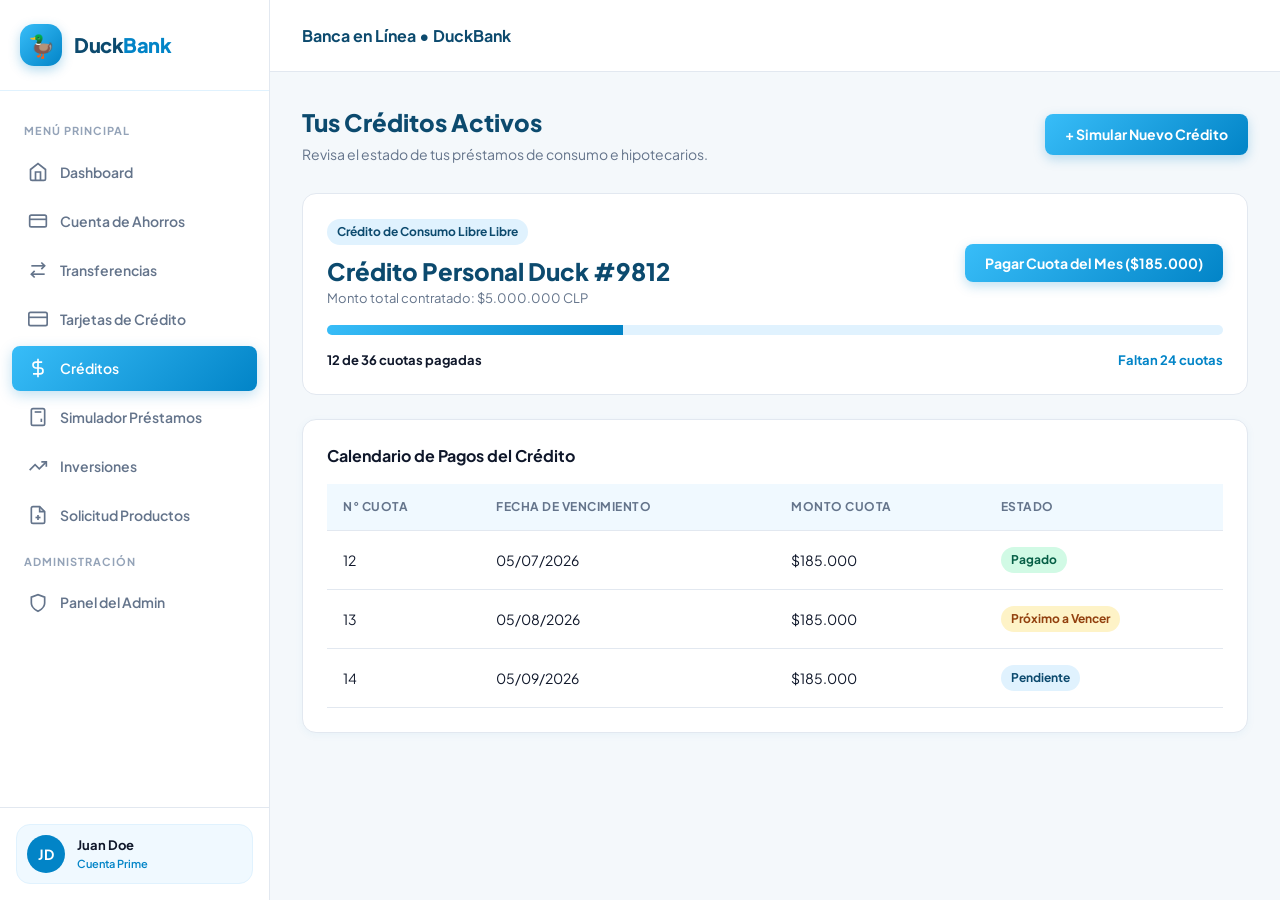
<file: loans.html>
<!DOCTYPE html>
<html lang="es">
<head>
  <meta charset="UTF-8">
  <meta name="viewport" content="width=device-width, initial-scale=1.0">
  <title>DuckBank - Créditos y Préstamos</title>
  <link rel="stylesheet" href="css/variables.css">
  <link rel="stylesheet" href="css/common.css">
  <link rel="stylesheet" href="css/loans.css">
</head>
<body>
  <div class="app-container">
    <!-- Sidebar -->
    <aside class="sidebar">
      <div class="sidebar-header">
        <div class="brand-logo">🦆</div>
        <div class="brand-name">Duck<span>Bank</span></div>
      </div>
      <nav class="sidebar-nav">
        <div class="nav-section-label">Menú Principal</div>
        <a href="index.html" class="nav-item">
          <svg viewBox="0 0 24 24" fill="none" stroke="currentColor" stroke-width="2"><path d="m3 9 9-7 9 7v11a2 2 0 0 1-2 2H5a2 2 0 0 1-2-2z"/><polyline points="9 22 9 12 15 12 15 22"/></svg>
          Dashboard
        </a>
        <a href="savings.html" class="nav-item">
          <svg viewBox="0 0 24 24" fill="none" stroke="currentColor" stroke-width="2"><rect width="20" height="14" x="2" y="5" rx="2"/><line x1="2" x2="22" y1="10" y2="10"/></svg>
          Cuenta de Ahorros
        </a>
        <a href="transfers.html" class="nav-item">
          <svg viewBox="0 0 24 24" fill="none" stroke="currentColor" stroke-width="2"><path d="m16 3 4 4-4 4"/><path d="M20 7H4"/><path d="m8 21-4-4 4-4"/><path d="M4 17h16"/></svg>
          Transferencias
        </a>
        <a href="cards.html" class="nav-item">
          <svg viewBox="0 0 24 24" fill="none" stroke="currentColor" stroke-width="2"><rect x="1" y="4" width="22" height="16" rx="2" ry="2"/><line x1="1" y1="10" x2="23" y2="10"/></svg>
          Tarjetas de Crédito
        </a>
        <a href="loans.html" class="nav-item active">
          <svg viewBox="0 0 24 24" fill="none" stroke="currentColor" stroke-width="2"><line x1="12" y1="1" x2="12" y2="23"/><path d="M17 5H9.5a3.5 3.5 0 0 0 0 7h5a3.5 3.5 0 0 1 0 7H6"/></svg>
          Créditos
        </a>
        <a href="simulator.html" class="nav-item">
          <svg viewBox="0 0 24 24" fill="none" stroke="currentColor" stroke-width="2"><rect width="16" height="20" x="4" y="2" rx="2"/><line x1="8" x2="16" y1="6" y2="6"/><line x1="16" x2="16" y1="14" y2="18"/><path d="M8 10h.01"/><path d="M12 10h.01"/><path d="M16 10h.01"/><path d="M8 14h.01"/><path d="M12 14h.01"/><path d="M8 18h.01"/><path d="M12 18h.01"/></svg>
          Simulador Préstamos
        </a>
        <a href="investments.html" class="nav-item">
          <svg viewBox="0 0 24 24" fill="none" stroke="currentColor" stroke-width="2"><polyline points="22 7 13.5 15.5 8.5 10.5 2 17"/><polyline points="16 7 22 7 22 13"/></svg>
          Inversiones
        </a>
        <a href="applications.html" class="nav-item">
          <svg viewBox="0 0 24 24" fill="none" stroke="currentColor" stroke-width="2"><path d="M14 2H6a2 2 0 0 0-2 2v16a2 2 0 0 0 2 2h12a2 2 0 0 0 2-2V8z"/><polyline points="14 2 14 8 20 8"/><line x1="12" y1="18" x2="12" y2="12"/><line x1="9" y1="15" x2="15" y2="15"/></svg>
          Solicitud Productos
        </a>
        <div class="nav-section-label">Administración</div>
        <a href="admin.html" class="nav-item">
          <svg viewBox="0 0 24 24" fill="none" stroke="currentColor" stroke-width="2"><path d="M12 22s8-4 8-10V5l-8-3-8 3v7c0 6 8 10 8 10z"/></svg>
          Panel del Admin
        </a>
      </nav>
      <div class="sidebar-footer">
        <div class="user-card-mini">
          <div class="user-avatar">JD</div>
          <div class="user-info">
            <div class="user-name">Juan Doe</div>
            <div class="user-role">Cuenta Prime</div>
          </div>
        </div>
      </div>
    </aside>

    <!-- Main Wrapper -->
    <div class="main-wrapper">
      <header class="top-header">
        <div style="font-weight: 700; color: var(--primary-dark);">Banca en Línea • DuckBank</div>
      </header>

      <main class="page-content">
        <div class="page-header">
          <div>
            <h1 class="page-title">Tus Créditos Activos</h1>
            <p class="page-subtitle">Revisa el estado de tus préstamos de consumo e hipotecarios.</p>
          </div>
          <a href="simulator.html" class="btn btn-primary">+ Simular Nuevo Crédito</a>
        </div>

        <div class="loan-summary-card">
          <div style="display: flex; justify-content: space-between; align-items: center;">
            <div>
              <span class="badge badge-primary">Crédito de Consumo Libre Libre</span>
              <h3 style="font-size: 24px; font-weight: 800; color: var(--primary-dark); margin-top: 8px;">Crédito Personal Duck #9812</h3>
              <p style="font-size: 13px; color: var(--text-muted);">Monto total contratado: $5.000.000 CLP</p>
            </div>
            <button class="btn btn-primary" id="payQuotaBtn">Pagar Cuota del Mes ($185.000)</button>
          </div>

          <div class="loan-progress">
            <div class="loan-progress-inner" style="width: 33%;"></div>
          </div>

          <div style="display: flex; justify-content: space-between; font-size: 13px; font-weight: 700;">
            <span>12 de 36 cuotas pagadas</span>
            <span style="color: var(--primary);">Faltan 24 cuotas</span>
          </div>
        </div>

        <div class="card">
          <div class="card-title">Calendario de Pagos del Crédito</div>
          <div class="table-responsive">
            <table class="table">
              <thead>
                <tr>
                  <th>N° Cuota</th>
                  <th>Fecha de Vencimiento</th>
                  <th>Monto Cuota</th>
                  <th>Estado</th>
                </tr>
              </thead>
              <tbody>
                <tr>
                  <td>12</td>
                  <td>05/07/2026</td>
                  <td>$185.000</td>
                  <td><span class="badge badge-success">Pagado</span></td>
                </tr>
                <tr>
                  <td>13</td>
                  <td>05/08/2026</td>
                  <td>$185.000</td>
                  <td><span class="badge badge-warning">Próximo a Vencer</span></td>
                </tr>
                <tr>
                  <td>14</td>
                  <td>05/09/2026</td>
                  <td>$185.000</td>
                  <td><span class="badge badge-primary">Pendiente</span></td>
                </tr>
              </tbody>
            </table>
          </div>
        </div>
      </main>
    </div>
  </div>

  <script src="js/common.js"></script>
  <script src="js/loans.js"></script>
</body>
</html>
</file>
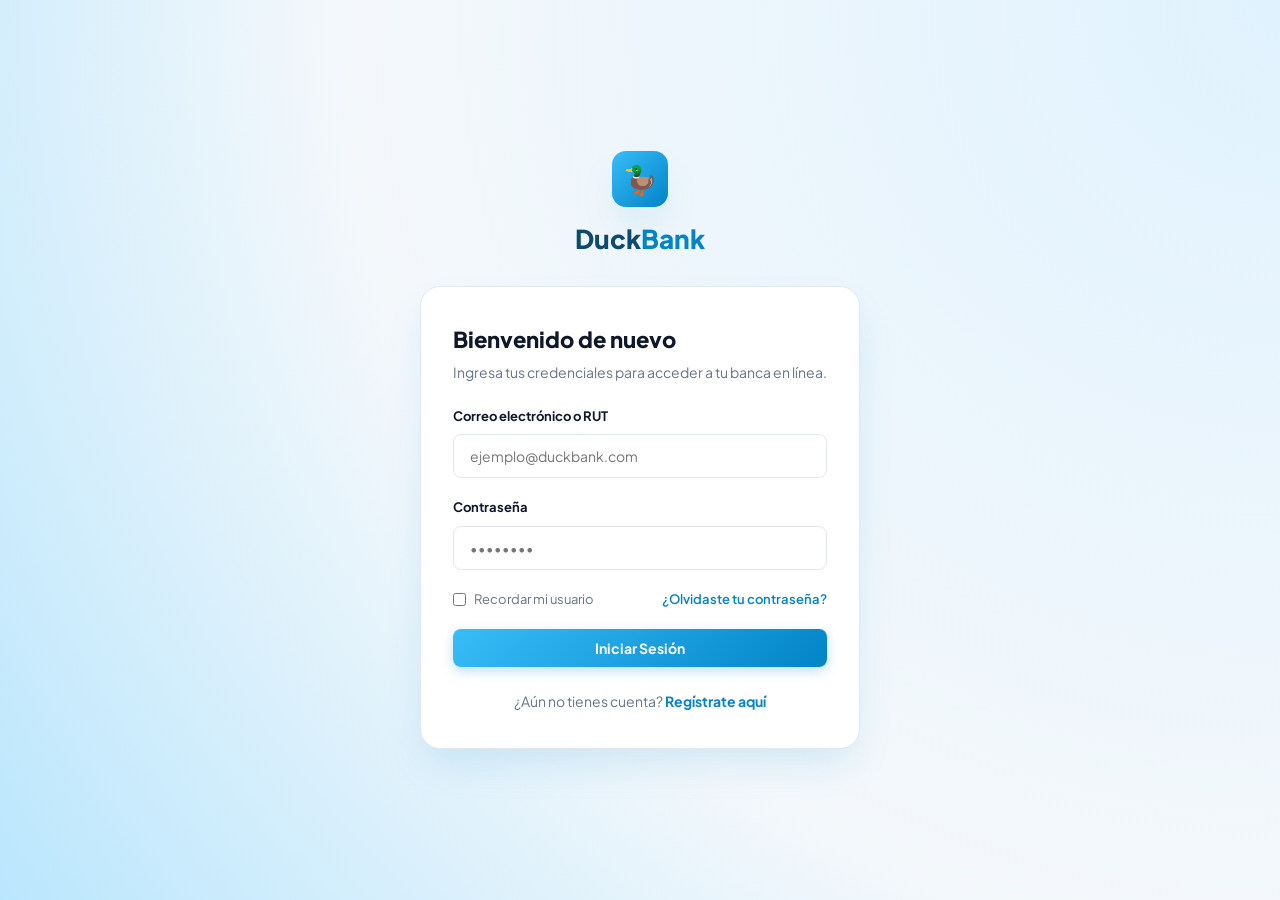
<file: login.html>
<!DOCTYPE html>
<html lang="es">
<head>
  <meta charset="UTF-8">
  <meta name="viewport" content="width=device-width, initial-scale=1.0">
  <title>DuckBank - Iniciar Sesión</title>
  <link rel="stylesheet" href="css/variables.css">
  <link rel="stylesheet" href="css/common.css">
  <link rel="stylesheet" href="css/auth.css">
</head>
<body class="auth-body">
  <div class="auth-wrapper">
    <div class="auth-brand">
      <div class="auth-logo">🦆</div>
      <h1 class="auth-brand-name">Duck<span>Bank</span></h1>
    </div>

    <div class="auth-card">
      <h2 class="auth-title">Bienvenido de nuevo</h2>
      <p class="auth-subtitle">Ingresa tus credenciales para acceder a tu banca en línea.</p>

      <form id="loginForm">
        <div class="form-group">
          <label class="form-label" for="email">Correo electrónico o RUT</label>
          <input type="text" id="email" class="form-control" placeholder="ejemplo@duckbank.com" required>
        </div>

        <div class="form-group">
          <label class="form-label" for="password">Contraseña</label>
          <div class="password-input-group">
            <input type="password" id="password" class="form-control" placeholder="••••••••" required>
          </div>
        </div>

        <div class="remember-row">
          <label>
            <input type="checkbox" id="remember"> Recordar mi usuario
          </label>
          <a href="forgot-password.html" style="color: var(--primary); text-decoration: none; font-weight: 600;">¿Olvidaste tu contraseña?</a>
        </div>

        <button type="submit" class="btn btn-primary btn-full">Iniciar Sesión</button>
      </form>

      <div class="auth-footer-text">
        ¿Aún no tienes cuenta? <a href="register.html">Regístrate aquí</a>
      </div>
    </div>
  </div>

  <script src="js/common.js"></script>
  <script src="js/auth.js"></script>
</body>
</html>
</file>
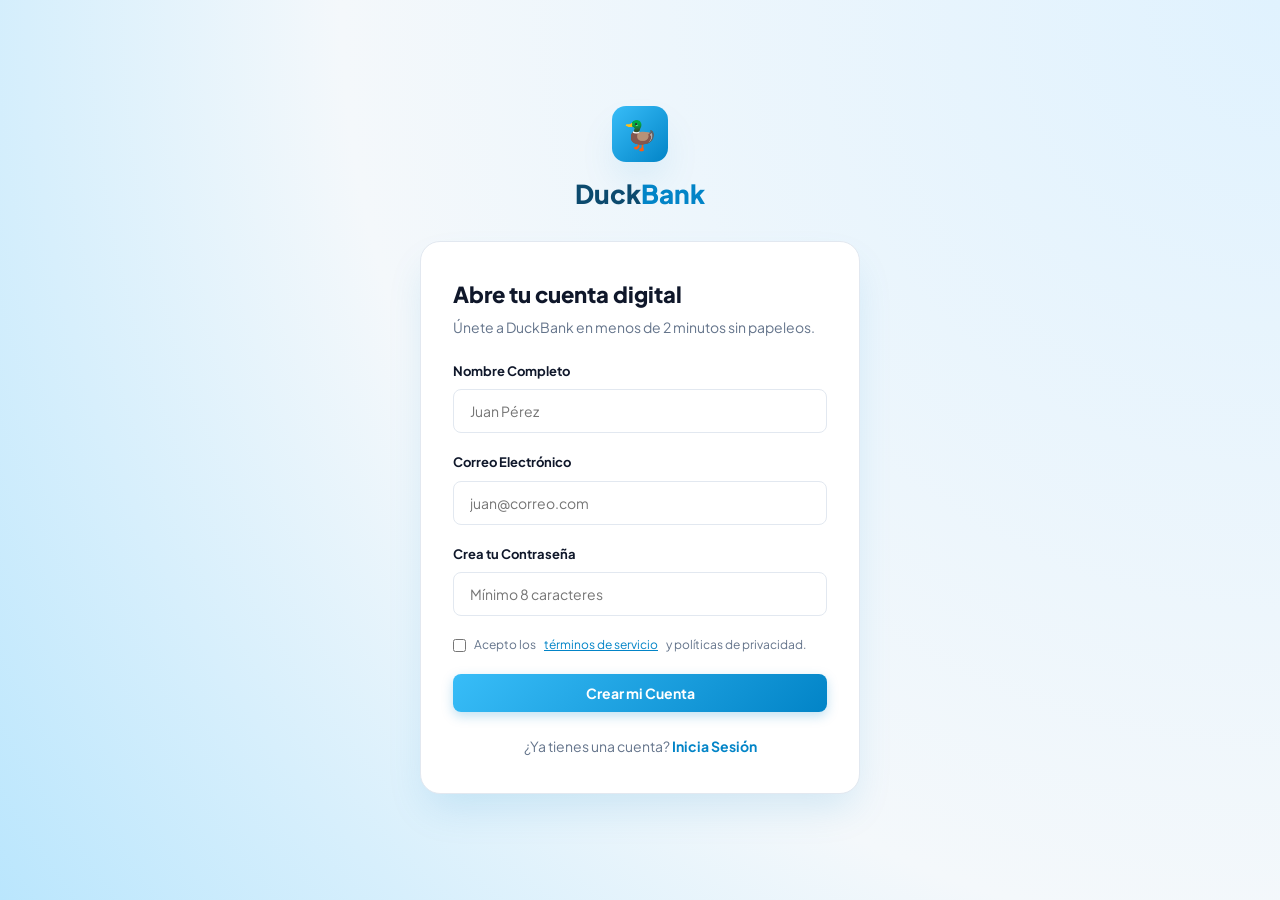
<file: register.html>
<!DOCTYPE html>
<html lang="es">
<head>
  <meta charset="UTF-8">
  <meta name="viewport" content="width=device-width, initial-scale=1.0">
  <title>DuckBank - Crear Cuenta</title>
  <link rel="stylesheet" href="css/variables.css">
  <link rel="stylesheet" href="css/common.css">
  <link rel="stylesheet" href="css/auth.css">
</head>
<body class="auth-body">
  <div class="auth-wrapper">
    <div class="auth-brand">
      <div class="auth-logo">🦆</div>
      <h1 class="auth-brand-name">Duck<span>Bank</span></h1>
    </div>

    <div class="auth-card">
      <h2 class="auth-title">Abre tu cuenta digital</h2>
      <p class="auth-subtitle">Únete a DuckBank en menos de 2 minutos sin papeleos.</p>

      <form id="registerForm">
        <div class="form-group">
          <label class="form-label" for="fullName">Nombre Completo</label>
          <input type="text" id="fullName" class="form-control" placeholder="Juan Pérez" required>
        </div>

        <div class="form-group">
          <label class="form-label" for="regEmail">Correo Electrónico</label>
          <input type="email" id="regEmail" class="form-control" placeholder="juan@correo.com" required>
        </div>

        <div class="form-group">
          <label class="form-label" for="regPassword">Crea tu Contraseña</label>
          <input type="password" id="regPassword" class="form-control" placeholder="Mínimo 8 caracteres" required>
        </div>

        <div class="remember-row">
          <label style="font-size: 12px;">
            <input type="checkbox" id="terms" required> Acepto los <a href="#" style="color: var(--primary);">términos de servicio</a> y políticas de privacidad.
          </label>
        </div>

        <button type="submit" class="btn btn-primary btn-full">Crear mi Cuenta</button>
      </form>

      <div class="auth-footer-text">
        ¿Ya tienes una cuenta? <a href="login.html">Inicia Sesión</a>
      </div>
    </div>
  </div>

  <script src="js/common.js"></script>
  <script src="js/auth.js"></script>
</body>
</html>
</file>
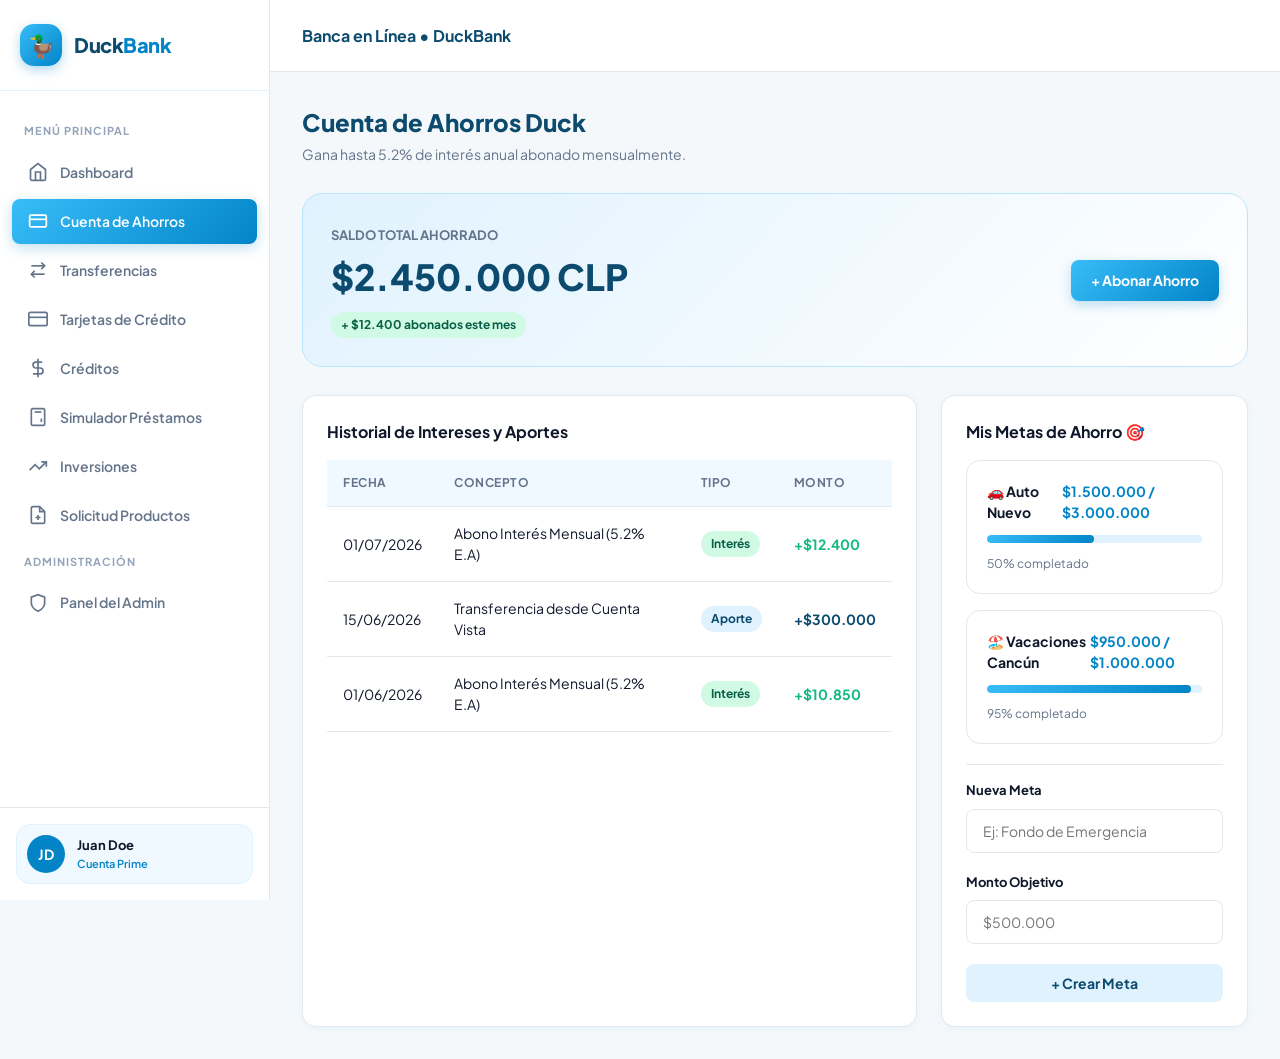
<file: savings.html>
<!DOCTYPE html>
<html lang="es">
<head>
  <meta charset="UTF-8">
  <meta name="viewport" content="width=device-width, initial-scale=1.0">
  <title>DuckBank - Cuenta de Ahorros</title>
  <link rel="stylesheet" href="css/variables.css">
  <link rel="stylesheet" href="css/common.css">
  <link rel="stylesheet" href="css/savings.css">
</head>
<body>
  <div class="app-container">
    <!-- Sidebar -->
    <aside class="sidebar">
      <div class="sidebar-header">
        <div class="brand-logo">🦆</div>
        <div class="brand-name">Duck<span>Bank</span></div>
      </div>
      <nav class="sidebar-nav">
        <div class="nav-section-label">Menú Principal</div>
        <a href="index.html" class="nav-item">
          <svg viewBox="0 0 24 24" fill="none" stroke="currentColor" stroke-width="2"><path d="m3 9 9-7 9 7v11a2 2 0 0 1-2 2H5a2 2 0 0 1-2-2z"/><polyline points="9 22 9 12 15 12 15 22"/></svg>
          Dashboard
        </a>
        <a href="savings.html" class="nav-item active">
          <svg viewBox="0 0 24 24" fill="none" stroke="currentColor" stroke-width="2"><rect width="20" height="14" x="2" y="5" rx="2"/><line x1="2" x2="22" y1="10" y2="10"/></svg>
          Cuenta de Ahorros
        </a>
        <a href="transfers.html" class="nav-item">
          <svg viewBox="0 0 24 24" fill="none" stroke="currentColor" stroke-width="2"><path d="m16 3 4 4-4 4"/><path d="M20 7H4"/><path d="m8 21-4-4 4-4"/><path d="M4 17h16"/></svg>
          Transferencias
        </a>
        <a href="cards.html" class="nav-item">
          <svg viewBox="0 0 24 24" fill="none" stroke="currentColor" stroke-width="2"><rect x="1" y="4" width="22" height="16" rx="2" ry="2"/><line x1="1" y1="10" x2="23" y2="10"/></svg>
          Tarjetas de Crédito
        </a>
        <a href="loans.html" class="nav-item">
          <svg viewBox="0 0 24 24" fill="none" stroke="currentColor" stroke-width="2"><line x1="12" y1="1" x2="12" y2="23"/><path d="M17 5H9.5a3.5 3.5 0 0 0 0 7h5a3.5 3.5 0 0 1 0 7H6"/></svg>
          Créditos
        </a>
        <a href="simulator.html" class="nav-item">
          <svg viewBox="0 0 24 24" fill="none" stroke="currentColor" stroke-width="2"><rect width="16" height="20" x="4" y="2" rx="2"/><line x1="8" x2="16" y1="6" y2="6"/><line x1="16" x2="16" y1="14" y2="18"/><path d="M8 10h.01"/><path d="M12 10h.01"/><path d="M16 10h.01"/><path d="M8 14h.01"/><path d="M12 14h.01"/><path d="M8 18h.01"/><path d="M12 18h.01"/></svg>
          Simulador Préstamos
        </a>
        <a href="investments.html" class="nav-item">
          <svg viewBox="0 0 24 24" fill="none" stroke="currentColor" stroke-width="2"><polyline points="22 7 13.5 15.5 8.5 10.5 2 17"/><polyline points="16 7 22 7 22 13"/></svg>
          Inversiones
        </a>
        <a href="applications.html" class="nav-item">
          <svg viewBox="0 0 24 24" fill="none" stroke="currentColor" stroke-width="2"><path d="M14 2H6a2 2 0 0 0-2 2v16a2 2 0 0 0 2 2h12a2 2 0 0 0 2-2V8z"/><polyline points="14 2 14 8 20 8"/><line x1="12" y1="18" x2="12" y2="12"/><line x1="9" y1="15" x2="15" y2="15"/></svg>
          Solicitud Productos
        </a>
        <div class="nav-section-label">Administración</div>
        <a href="admin.html" class="nav-item">
          <svg viewBox="0 0 24 24" fill="none" stroke="currentColor" stroke-width="2"><path d="M12 22s8-4 8-10V5l-8-3-8 3v7c0 6 8 10 8 10z"/></svg>
          Panel del Admin
        </a>
      </nav>
      <div class="sidebar-footer">
        <div class="user-card-mini">
          <div class="user-avatar">JD</div>
          <div class="user-info">
            <div class="user-name">Juan Doe</div>
            <div class="user-role">Cuenta Prime</div>
          </div>
        </div>
      </div>
    </aside>

    <!-- Main Wrapper -->
    <div class="main-wrapper">
      <header class="top-header">
        <div style="font-weight: 700; color: var(--primary-dark);">Banca en Línea • DuckBank</div>
      </header>

      <main class="page-content">
        <div class="page-header">
          <div>
            <h1 class="page-title">Cuenta de Ahorros Duck</h1>
            <p class="page-subtitle">Gana hasta 5.2% de interés anual abonado mensualmente.</p>
          </div>
        </div>

        <div class="savings-header-card">
          <div>
            <span style="font-size: 13px; color: var(--text-muted); font-weight: 700;">SALDO TOTAL AHORRADO</span>
            <h2 style="font-size: 36px; font-weight: 800; color: var(--primary-dark); margin-top: 4px;">$2.450.000 CLP</h2>
            <span class="badge badge-success" style="margin-top: 8px;">+ $12.400 abonados este mes</span>
          </div>
          <div>
            <a href="transfers.html" class="btn btn-primary">+ Abonar Ahorro</a>
          </div>
        </div>

        <div style="display: grid; grid-template-columns: 2fr 1fr; gap: 24px;">
          <!-- Movimientos de Ahorro -->
          <div class="card">
            <div class="card-title">Historial de Intereses y Aportes</div>
            <div class="table-responsive">
              <table class="table">
                <thead>
                  <tr>
                    <th>Fecha</th>
                    <th>Concepto</th>
                    <th>Tipo</th>
                    <th>Monto</th>
                  </tr>
                </thead>
                <tbody>
                  <tr>
                    <td>01/07/2026</td>
                    <td>Abono Interés Mensual (5.2% E.A)</td>
                    <td><span class="badge badge-success">Interés</span></td>
                    <td style="color: var(--success); font-weight: 700;">+$12.400</td>
                  </tr>
                  <tr>
                    <td>15/06/2026</td>
                    <td>Transferencia desde Cuenta Vista</td>
                    <td><span class="badge badge-primary">Aporte</span></td>
                    <td style="color: var(--primary-dark); font-weight: 700;">+$300.000</td>
                  </tr>
                  <tr>
                    <td>01/06/2026</td>
                    <td>Abono Interés Mensual (5.2% E.A)</td>
                    <td><span class="badge badge-success">Interés</span></td>
                    <td style="color: var(--success); font-weight: 700;">+$10.850</td>
                  </tr>
                </tbody>
              </table>
            </div>
          </div>

          <!-- Metas de Ahorro -->
          <div>
            <div class="card">
              <div class="card-title">Mis Metas de Ahorro 🎯</div>

              <div class="goal-card">
                <div style="display: flex; justify-content: space-between; font-weight: 700; font-size: 14px;">
                  <span>🚗 Auto Nuevo</span>
                  <span style="color: var(--primary);">$1.500.000 / $3.000.000</span>
                </div>
                <div class="goal-progress-bar">
                  <div class="goal-progress-fill" style="width: 50%;"></div>
                </div>
                <div style="font-size: 12px; color: var(--text-muted);">50% completado</div>
              </div>

              <div class="goal-card">
                <div style="display: flex; justify-content: space-between; font-weight: 700; font-size: 14px;">
                  <span>🏖️ Vacaciones Cancún</span>
                  <span style="color: var(--primary);">$950.000 / $1.000.000</span>
                </div>
                <div class="goal-progress-bar">
                  <div class="goal-progress-fill" style="width: 95%;"></div>
                </div>
                <div style="font-size: 12px; color: var(--text-muted);">95% completado</div>
              </div>

              <!-- Formulario rápida nueva meta -->
              <form id="addGoalForm" style="margin-top: 20px; border-top: 1px solid var(--card-border); padding-top: 16px;">
                <div class="form-group">
                  <label class="form-label">Nueva Meta</label>
                  <input type="text" id="goalTitle" class="form-control" placeholder="Ej: Fondo de Emergencia" required>
                </div>
                <div class="form-group">
                  <label class="form-label">Monto Objetivo</label>
                  <input type="number" id="goalTarget" class="form-control" placeholder="$500.000" required>
                </div>
                <button type="submit" class="btn btn-secondary btn-full">+ Crear Meta</button>
              </form>
            </div>
          </div>
        </div>
      </main>
    </div>
  </div>

  <script src="js/common.js"></script>
  <script src="js/savings.js"></script>
</body>
</html>
</file>
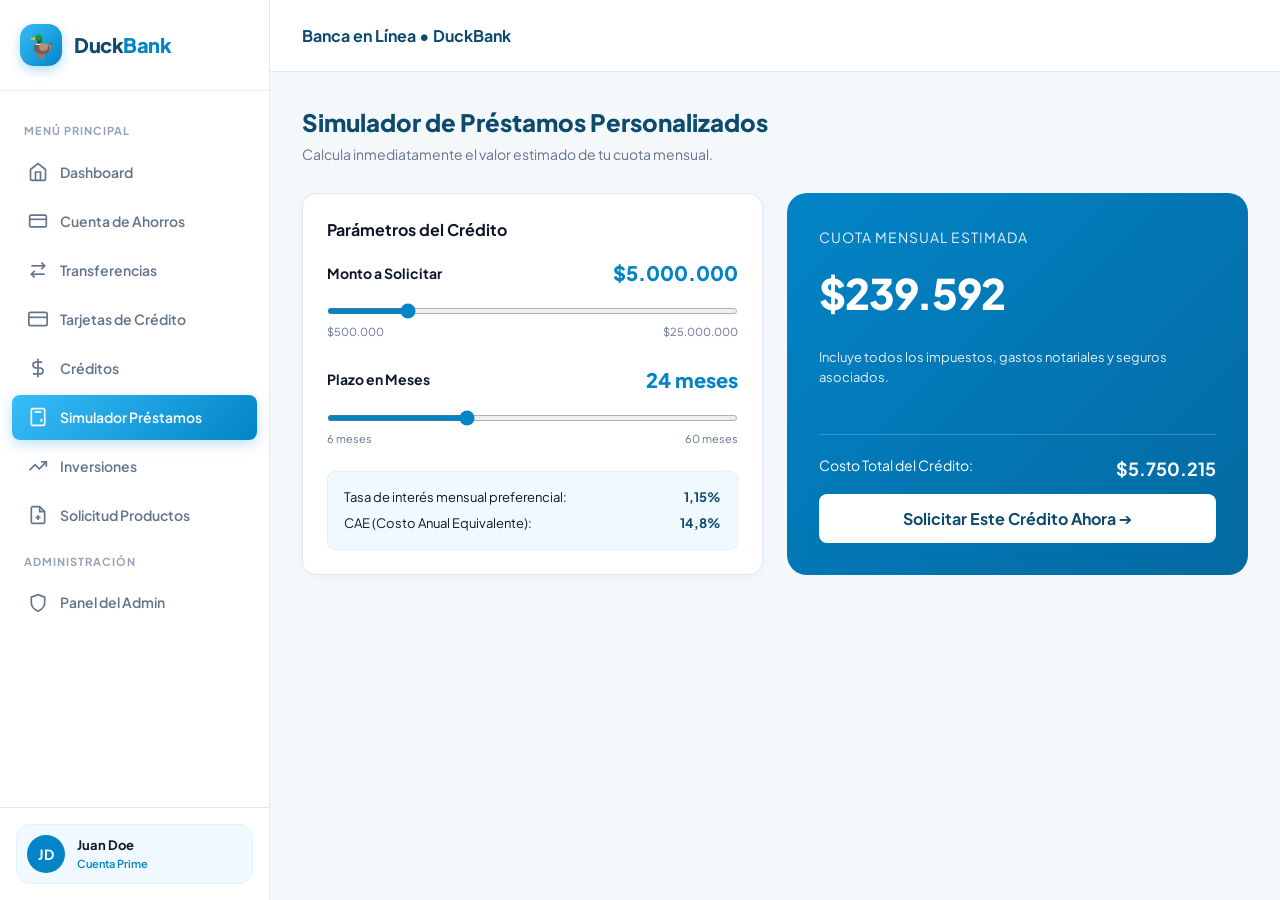
<file: simulator.html>
<!DOCTYPE html>
<html lang="es">
<head>
  <meta charset="UTF-8">
  <meta name="viewport" content="width=device-width, initial-scale=1.0">
  <title>DuckBank - Simulador de Préstamos</title>
  <link rel="stylesheet" href="css/variables.css">
  <link rel="stylesheet" href="css/common.css">
  <link rel="stylesheet" href="css/simulator.css">
</head>
<body>
  <div class="app-container">
    <!-- Sidebar -->
    <aside class="sidebar">
      <div class="sidebar-header">
        <div class="brand-logo">🦆</div>
        <div class="brand-name">Duck<span>Bank</span></div>
      </div>
      <nav class="sidebar-nav">
        <div class="nav-section-label">Menú Principal</div>
        <a href="index.html" class="nav-item">
          <svg viewBox="0 0 24 24" fill="none" stroke="currentColor" stroke-width="2"><path d="m3 9 9-7 9 7v11a2 2 0 0 1-2 2H5a2 2 0 0 1-2-2z"/><polyline points="9 22 9 12 15 12 15 22"/></svg>
          Dashboard
        </a>
        <a href="savings.html" class="nav-item">
          <svg viewBox="0 0 24 24" fill="none" stroke="currentColor" stroke-width="2"><rect width="20" height="14" x="2" y="5" rx="2"/><line x1="2" x2="22" y1="10" y2="10"/></svg>
          Cuenta de Ahorros
        </a>
        <a href="transfers.html" class="nav-item">
          <svg viewBox="0 0 24 24" fill="none" stroke="currentColor" stroke-width="2"><path d="m16 3 4 4-4 4"/><path d="M20 7H4"/><path d="m8 21-4-4 4-4"/><path d="M4 17h16"/></svg>
          Transferencias
        </a>
        <a href="cards.html" class="nav-item">
          <svg viewBox="0 0 24 24" fill="none" stroke="currentColor" stroke-width="2"><rect x="1" y="4" width="22" height="16" rx="2" ry="2"/><line x1="1" y1="10" x2="23" y2="10"/></svg>
          Tarjetas de Crédito
        </a>
        <a href="loans.html" class="nav-item">
          <svg viewBox="0 0 24 24" fill="none" stroke="currentColor" stroke-width="2"><line x1="12" y1="1" x2="12" y2="23"/><path d="M17 5H9.5a3.5 3.5 0 0 0 0 7h5a3.5 3.5 0 0 1 0 7H6"/></svg>
          Créditos
        </a>
        <a href="simulator.html" class="nav-item active">
          <svg viewBox="0 0 24 24" fill="none" stroke="currentColor" stroke-width="2"><rect width="16" height="20" x="4" y="2" rx="2"/><line x1="8" x2="16" y1="6" y2="6"/><line x1="16" x2="16" y1="14" y2="18"/><path d="M8 10h.01"/><path d="M12 10h.01"/><path d="M16 10h.01"/><path d="M8 14h.01"/><path d="M12 14h.01"/><path d="M8 18h.01"/><path d="M12 18h.01"/></svg>
          Simulador Préstamos
        </a>
        <a href="investments.html" class="nav-item">
          <svg viewBox="0 0 24 24" fill="none" stroke="currentColor" stroke-width="2"><polyline points="22 7 13.5 15.5 8.5 10.5 2 17"/><polyline points="16 7 22 7 22 13"/></svg>
          Inversiones
        </a>
        <a href="applications.html" class="nav-item">
          <svg viewBox="0 0 24 24" fill="none" stroke="currentColor" stroke-width="2"><path d="M14 2H6a2 2 0 0 0-2 2v16a2 2 0 0 0 2 2h12a2 2 0 0 0 2-2V8z"/><polyline points="14 2 14 8 20 8"/><line x1="12" y1="18" x2="12" y2="12"/><line x1="9" y1="15" x2="15" y2="15"/></svg>
          Solicitud Productos
        </a>
        <div class="nav-section-label">Administración</div>
        <a href="admin.html" class="nav-item">
          <svg viewBox="0 0 24 24" fill="none" stroke="currentColor" stroke-width="2"><path d="M12 22s8-4 8-10V5l-8-3-8 3v7c0 6 8 10 8 10z"/></svg>
          Panel del Admin
        </a>
      </nav>
      <div class="sidebar-footer">
        <div class="user-card-mini">
          <div class="user-avatar">JD</div>
          <div class="user-info">
            <div class="user-name">Juan Doe</div>
            <div class="user-role">Cuenta Prime</div>
          </div>
        </div>
      </div>
    </aside>

    <!-- Main Content -->
    <div class="main-wrapper">
      <header class="top-header">
        <div style="font-weight: 700; color: var(--primary-dark);">Banca en Línea • DuckBank</div>
      </header>

      <main class="page-content">
        <div class="page-header">
          <div>
            <h1 class="page-title">Simulador de Préstamos Personalizados</h1>
            <p class="page-subtitle">Calcula inmediatamente el valor estimado de tu cuota mensual.</p>
          </div>
        </div>

        <div class="simulator-grid">
          <!-- Controles de la simulación -->
          <div class="card">
            <div class="card-title">Parámetros del Crédito</div>

            <div class="range-slider-group">
              <div class="range-slider-header">
                <label>Monto a Solicitar</label>
                <span class="range-value-display" id="amountDisplay">$5.000.000</span>
              </div>
              <input type="range" id="amountSlider" class="range-input" min="500000" max="25000000" step="250000" value="5000000">
              <div style="display: flex; justify-content: space-between; font-size: 11px; color: var(--text-muted); margin-top: 4px;">
                <span>$500.000</span>
                <span>$25.000.000</span>
              </div>
            </div>

            <div class="range-slider-group">
              <div class="range-slider-header">
                <label>Plazo en Meses</label>
                <span class="range-value-display" id="termDisplay">24 meses</span>
              </div>
              <input type="range" id="termSlider" class="range-input" min="6" max="60" step="6" value="24">
              <div style="display: flex; justify-content: space-between; font-size: 11px; color: var(--text-muted); margin-top: 4px;">
                <span>6 meses</span>
                <span>60 meses</span>
              </div>
            </div>

            <div style="background: var(--primary-subtle); padding: 16px; border-radius: var(--radius-sm); border: 1px solid var(--primary-light); font-size: 13px;">
              <div style="display: flex; justify-content: space-between; margin-bottom: 6px;">
                <span>Tasa de interés mensual preferencial:</span>
                <strong style="color: var(--primary-dark);">1,15%</strong>
              </div>
              <div style="display: flex; justify-content: space-between;">
                <span>CAE (Costo Anual Equivalente):</span>
                <strong style="color: var(--primary-dark);">14,8%</strong>
              </div>
            </div>
          </div>

          <!-- Resultado de la simulación -->
          <div class="sim-result-box">
            <div>
              <span style="font-size: 14px; opacity: 0.9; text-transform: uppercase; letter-spacing: 1px;">CUOTA MENSUAL ESTIMADA</span>
              <div class="monthly-fee-display" id="monthlyFee">$240.200</div>
              <p style="font-size: 13px; opacity: 0.9;">Incluye todos los impuestos, gastos notariales y seguros asociados.</p>
            </div>

            <div style="border-top: 1px solid rgba(255, 255, 255, 0.2); padding-top: 20px; margin-top: 24px;">
              <div style="display: flex; justify-content: space-between; margin-bottom: 12px; font-size: 14px;">
                <span>Costo Total del Crédito:</span>
                <strong id="totalCost" style="font-size: 18px;">$5.764.800</strong>
              </div>
              <button class="btn btn-primary" id="applySimulatedLoanBtn" style="background: white; color: var(--primary-dark); width: 100%; padding: 14px; font-size: 16px;">
                Solicitar Este Crédito Ahora ➔
              </button>
            </div>
          </div>
        </div>
      </main>
    </div>
  </div>

  <script src="js/common.js"></script>
  <script src="js/simulator.js"></script>
</body>
</html>
</file>
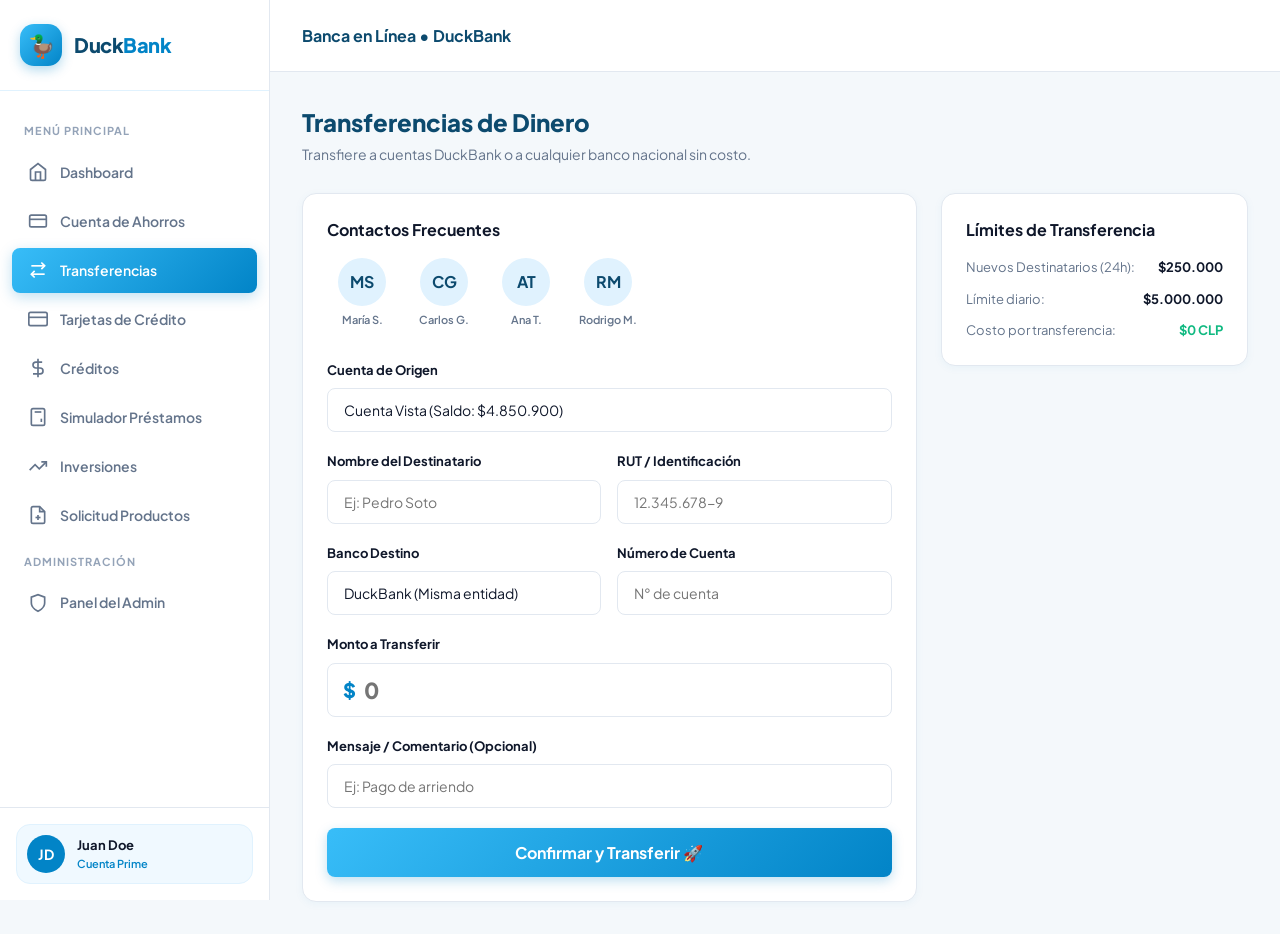
<file: transfers.html>
<!DOCTYPE html>
<html lang="es">
<head>
  <meta charset="UTF-8">
  <meta name="viewport" content="width=device-width, initial-scale=1.0">
  <title>DuckBank - Transferencias</title>
  <link rel="stylesheet" href="css/variables.css">
  <link rel="stylesheet" href="css/common.css">
  <link rel="stylesheet" href="css/transfers.css">
</head>
<body>
  <div class="app-container">
    <!-- Sidebar -->
    <aside class="sidebar">
      <div class="sidebar-header">
        <div class="brand-logo">🦆</div>
        <div class="brand-name">Duck<span>Bank</span></div>
      </div>

      <nav class="sidebar-nav">
        <div class="nav-section-label">Menú Principal</div>
        <a href="index.html" class="nav-item">
          <svg viewBox="0 0 24 24" fill="none" stroke="currentColor" stroke-width="2"><path d="m3 9 9-7 9 7v11a2 2 0 0 1-2 2H5a2 2 0 0 1-2-2z"/><polyline points="9 22 9 12 15 12 15 22"/></svg>
          Dashboard
        </a>
        <a href="savings.html" class="nav-item">
          <svg viewBox="0 0 24 24" fill="none" stroke="currentColor" stroke-width="2"><rect width="20" height="14" x="2" y="5" rx="2"/><line x1="2" x2="22" y1="10" y2="10"/></svg>
          Cuenta de Ahorros
        </a>
        <a href="transfers.html" class="nav-item active">
          <svg viewBox="0 0 24 24" fill="none" stroke="currentColor" stroke-width="2"><path d="m16 3 4 4-4 4"/><path d="M20 7H4"/><path d="m8 21-4-4 4-4"/><path d="M4 17h16"/></svg>
          Transferencias
        </a>
        <a href="cards.html" class="nav-item">
          <svg viewBox="0 0 24 24" fill="none" stroke="currentColor" stroke-width="2"><rect x="1" y="4" width="22" height="16" rx="2" ry="2"/><line x1="1" y1="10" x2="23" y2="10"/></svg>
          Tarjetas de Crédito
        </a>
        <a href="loans.html" class="nav-item">
          <svg viewBox="0 0 24 24" fill="none" stroke="currentColor" stroke-width="2"><line x1="12" y1="1" x2="12" y2="23"/><path d="M17 5H9.5a3.5 3.5 0 0 0 0 7h5a3.5 3.5 0 0 1 0 7H6"/></svg>
          Créditos
        </a>
        <a href="simulator.html" class="nav-item">
          <svg viewBox="0 0 24 24" fill="none" stroke="currentColor" stroke-width="2"><rect width="16" height="20" x="4" y="2" rx="2"/><line x1="8" x2="16" y1="6" y2="6"/><line x1="16" x2="16" y1="14" y2="18"/><path d="M8 10h.01"/><path d="M12 10h.01"/><path d="M16 10h.01"/><path d="M8 14h.01"/><path d="M12 14h.01"/><path d="M8 18h.01"/><path d="M12 18h.01"/></svg>
          Simulador Préstamos
        </a>
        <a href="investments.html" class="nav-item">
          <svg viewBox="0 0 24 24" fill="none" stroke="currentColor" stroke-width="2"><polyline points="22 7 13.5 15.5 8.5 10.5 2 17"/><polyline points="16 7 22 7 22 13"/></svg>
          Inversiones
        </a>
        <a href="applications.html" class="nav-item">
          <svg viewBox="0 0 24 24" fill="none" stroke="currentColor" stroke-width="2"><path d="M14 2H6a2 2 0 0 0-2 2v16a2 2 0 0 0 2 2h12a2 2 0 0 0 2-2V8z"/><polyline points="14 2 14 8 20 8"/><line x1="12" y1="18" x2="12" y2="12"/><line x1="9" y1="15" x2="15" y2="15"/></svg>
          Solicitud Productos
        </a>

        <div class="nav-section-label">Administración</div>
        <a href="admin.html" class="nav-item">
          <svg viewBox="0 0 24 24" fill="none" stroke="currentColor" stroke-width="2"><path d="M12 22s8-4 8-10V5l-8-3-8 3v7c0 6 8 10 8 10z"/></svg>
          Panel del Admin
        </a>
      </nav>

      <div class="sidebar-footer">
        <div class="user-card-mini">
          <div class="user-avatar">JD</div>
          <div class="user-info">
            <div class="user-name">Juan Doe</div>
            <div class="user-role">Cuenta Prime</div>
          </div>
        </div>
      </div>
    </aside>

    <!-- Main Content -->
    <div class="main-wrapper">
      <header class="top-header">
        <div style="font-weight: 700; color: var(--primary-dark);">Banca en Línea • DuckBank</div>
      </header>

      <main class="page-content">
        <div class="page-header">
          <div>
            <h1 class="page-title">Transferencias de Dinero</h1>
            <p class="page-subtitle">Transfiere a cuentas DuckBank o a cualquier banco nacional sin costo.</p>
          </div>
        </div>

        <div class="transfers-layout">
          <div>
            <div class="card">
              <div class="card-title">Contactos Frecuentes</div>
              <div class="contact-picker">
                <div class="contact-avatar-item" data-name="María Silva" data-bank="DuckBank" data-rut="18.234.567-9" data-account="440212">
                  <div class="contact-avatar">MS</div>
                  <span class="contact-name">María S.</span>
                </div>
                <div class="contact-avatar-item" data-name="Carlos Gómez" data-bank="Banco Estado" data-rut="15.890.123-K" data-account="1290341">
                  <div class="contact-avatar">CG</div>
                  <span class="contact-name">Carlos G.</span>
                </div>
                <div class="contact-avatar-item" data-name="Ana Torres" data-bank="Banco Santander" data-rut="19.456.789-1" data-account="9823100">
                  <div class="contact-avatar">AT</div>
                  <span class="contact-name">Ana T.</span>
                </div>
                <div class="contact-avatar-item" data-name="Rodrigo Morales" data-bank="DuckBank" data-rut="12.345.678-5" data-account="551209">
                  <div class="contact-avatar">RM</div>
                  <span class="contact-name">Rodrigo M.</span>
                </div>
              </div>

              <form id="transferForm">
                <div class="form-group">
                  <label class="form-label">Cuenta de Origen</label>
                  <select class="form-control">
                    <option>Cuenta Vista (Saldo: $4.850.900)</option>
                    <option>Cuenta Ahorro Duck (Saldo: $1.200.000)</option>
                  </select>
                </div>

                <div style="display: grid; grid-template-columns: 1fr 1fr; gap: 16px;">
                  <div class="form-group">
                    <label class="form-label" for="destName">Nombre del Destinatario</label>
                    <input type="text" id="destName" class="form-control" placeholder="Ej: Pedro Soto" required>
                  </div>
                  <div class="form-group">
                    <label class="form-label" for="destRut">RUT / Identificación</label>
                    <input type="text" id="destRut" class="form-control" placeholder="12.345.678-9" required>
                  </div>
                </div>

                <div style="display: grid; grid-template-columns: 1fr 1fr; gap: 16px;">
                  <div class="form-group">
                    <label class="form-label" for="destBank">Banco Destino</label>
                    <select id="destBank" class="form-control">
                      <option>DuckBank (Misma entidad)</option>
                      <option>Banco Estado</option>
                      <option>Banco Santander</option>
                      <option>Banco de Chile</option>
                      <option>BCI</option>
                    </select>
                  </div>
                  <div class="form-group">
                    <label class="form-label" for="destAccount">Número de Cuenta</label>
                    <input type="text" id="destAccount" class="form-control" placeholder="N° de cuenta" required>
                  </div>
                </div>

                <div class="form-group">
                  <label class="form-label" for="transferAmount">Monto a Transferir</label>
                  <div class="amount-input-wrapper">
                    <span class="currency-symbol">$</span>
                    <input type="number" id="transferAmount" class="form-control amount-input" placeholder="0" required min="100">
                  </div>
                </div>

                <div class="form-group">
                  <label class="form-label" for="comment">Mensaje / Comentario (Opcional)</label>
                  <input type="text" id="comment" class="form-control" placeholder="Ej: Pago de arriendo">
                </div>

                <button type="submit" class="btn btn-primary btn-full" style="padding: 14px; font-size: 16px;">
                  Confirmar y Transferir 🚀
                </button>
              </form>
            </div>
          </div>

          <!-- Historial de Destinatarios -->
          <div>
            <div class="card">
              <div class="card-title">Límites de Transferencia</div>
              <ul style="list-style: none; display: flex; flex-direction: column; gap: 12px; font-size: 13px; color: var(--text-muted);">
                <li style="display: flex; justify-content: space-between;">
                  <span>Nuevos Destinatarios (24h):</span>
                  <strong style="color: var(--text-main);">$250.000</strong>
                </li>
                <li style="display: flex; justify-content: space-between;">
                  <span>Límite diario:</span>
                  <strong style="color: var(--text-main);">$5.000.000</strong>
                </li>
                <li style="display: flex; justify-content: space-between;">
                  <span>Costo por transferencia:</span>
                  <strong style="color: var(--success);">$0 CLP</strong>
                </li>
              </ul>
            </div>
          </div>
        </div>
      </main>
    </div>
  </div>

  <!-- Modal de Éxito -->
  <div class="modal-overlay" id="successModal">
    <div class="modal-card">
      <div style="text-align: center; margin-bottom: 20px;">
        <div style="width: 60px; height: 60px; background: var(--success-light); color: var(--success); border-radius: 50%; display: flex; align-items: center; justify-content: center; font-size: 32px; margin: 0 auto 12px;">✓</div>
        <h2 style="font-size: 20px; font-weight: 800; color: var(--primary-dark);">¡Transferencia Exitosa!</h2>
        <p style="font-size: 13px; color: var(--text-muted);">Se ha procesado tu envío correctamente.</p>
      </div>

      <div style="background: var(--bg-body); padding: 16px; border-radius: var(--radius-md); font-size: 13px; display: flex; flex-direction: column; gap: 10px; margin-bottom: 24px;">
        <div style="display: flex; justify-content: space-between;">
          <span style="color: var(--text-muted);">Monto:</span>
          <strong id="receiptAmount" style="color: var(--primary-dark); font-size: 16px;">$0</strong>
        </div>
        <div style="display: flex; justify-content: space-between;">
          <span style="color: var(--text-muted);">Destinatario:</span>
          <strong id="receiptDest">-</strong>
        </div>
        <div style="display: flex; justify-content: space-between;">
          <span style="color: var(--text-muted);">Fecha y hora:</span>
          <span id="receiptDate" style="color: var(--text-main);">-</span>
        </div>
        <div style="display: flex; justify-content: space-between;">
          <span style="color: var(--text-muted);">Comprobante:</span>
          <span style="color: var(--primary); font-weight: 700;">#DUCK-98231</span>
        </div>
      </div>

      <button class="btn btn-primary btn-full" id="closeModalBtn">Aceptar y Cerrar</button>
    </div>
  </div>

  <script src="js/common.js"></script>
  <script src="js/transfers.js"></script>
</body>
</html>
</file>
<file: css/variables.css>
/* Variables Globales de Diseño - DuckBank */
@import url('https://fonts.googleapis.com/css2?family=Plus+Jakarta+Sans:wght@400;500;600;700;800&display=swap');

:root {
  /* Paleta de Azules Claros y Acentos */
  --primary: #0284c7;           /* Sky Blue Principal */
  --primary-hover: #0369a1;     /* Sky Blue Oscuro para Hover */
  --primary-dark: #0c4a6e;      /* Azul Marino Oscuro */
  --primary-light: #e0f2fe;    /* Azul Claro Suave */
  --primary-subtle: #f0f9ff;   /* Fondo con Tinte Azul */
  --accent-cyan: #38bdf8;      /* Cian Brillante */
  --accent-gradient: linear-gradient(135deg, #38bdf8 0%, #0284c7 100%);
  --header-gradient: linear-gradient(135deg, #f0f9ff 0%, #e0f2fe 100%);

  /* Neutrales */
  --bg-body: #f4f8fb;
  --bg-sidebar: #ffffff;
  --card-bg: #ffffff;
  --card-border: #e2e8f0;
  --text-main: #0f172a;
  --text-muted: #64748b;
  --text-light: #94a3b8;

  /* Estados */
  --success: #10b981;
  --success-light: #d1fae5;
  --warning: #f59e0b;
  --warning-light: #fef3c7;
  --danger: #ef4444;
  --danger-light: #fee2e2;

  /* Elevaciones y Sombras */
  --shadow-sm: 0 2px 8px rgba(2, 132, 199, 0.05);
  --shadow-md: 0 8px 24px -4px rgba(2, 132, 199, 0.08), 0 4px 12px -2px rgba(15, 23, 42, 0.03);
  --shadow-lg: 0 20px 40px -8px rgba(2, 132, 199, 0.15);

  /* Bordes y Esquinas */
  --radius-sm: 8px;
  --radius-md: 14px;
  --radius-lg: 20px;

  /* Tipografía */
  --font-family: 'Plus Jakarta Sans', system-ui, -apple-system, sans-serif;
  --transition: all 0.25s cubic-bezier(0.4, 0, 0.2, 1);
}
</file>
<file: css/common.css>
/* Estilos Compartidos y Layout Principal - DuckBank */
@import url('variables.css');

* {
  margin: 0;
  padding: 0;
  box-sizing: border-box;
}

body {
  font-family: var(--font-family);
  background-color: var(--bg-body);
  color: var(--text-main);
  line-height: 1.5;
  -webkit-font-smoothing: antialiased;
  min-height: 100vh;
}

/* Layout General */
.app-container {
  display: flex;
  min-height: 100vh;
}

/* Sidebar */
.sidebar {
  width: 270px;
  background-color: var(--bg-sidebar);
  border-right: 1px solid var(--card-border);
  display: flex;
  flex-direction: column;
  position: fixed;
  top: 0;
  bottom: 0;
  left: 0;
  z-index: 100;
  transition: var(--transition);
}

.sidebar-header {
  padding: 24px 20px;
  display: flex;
  align-items: center;
  gap: 12px;
  border-bottom: 1px solid var(--primary-light);
}

.brand-logo {
  width: 42px;
  height: 42px;
  background: var(--accent-gradient);
  border-radius: var(--radius-md);
  display: flex;
  align-items: center;
  justify-content: center;
  color: white;
  font-weight: 800;
  font-size: 22px;
  box-shadow: 0 4px 12px rgba(2, 132, 199, 0.3);
}

.brand-name {
  font-size: 20px;
  font-weight: 800;
  color: var(--primary-dark);
  letter-spacing: -0.5px;
}

.brand-name span {
  color: var(--primary);
}

.sidebar-nav {
  flex: 1;
  padding: 20px 12px;
  overflow-y: auto;
  display: flex;
  flex-direction: column;
  gap: 4px;
}

.nav-section-label {
  font-size: 11px;
  text-transform: uppercase;
  letter-spacing: 1px;
  color: var(--text-light);
  font-weight: 700;
  padding: 12px 12px 6px;
}

.nav-item {
  display: flex;
  align-items: center;
  gap: 12px;
  padding: 12px 16px;
  color: var(--text-muted);
  text-decoration: none;
  font-weight: 600;
  font-size: 14px;
  border-radius: var(--radius-sm);
  transition: var(--transition);
}

.nav-item svg {
  width: 20px;
  height: 20px;
  stroke: var(--text-muted);
  transition: var(--transition);
}

.nav-item:hover {
  background-color: var(--primary-subtle);
  color: var(--primary);
}

.nav-item:hover svg {
  stroke: var(--primary);
}

.nav-item.active {
  background: var(--accent-gradient);
  color: #ffffff;
  box-shadow: 0 4px 14px rgba(2, 132, 199, 0.25);
}

.nav-item.active svg {
  stroke: #ffffff;
}

.sidebar-footer {
  padding: 16px;
  border-top: 1px solid var(--card-border);
}

.user-card-mini {
  display: flex;
  align-items: center;
  gap: 12px;
  padding: 10px;
  background-color: var(--primary-subtle);
  border-radius: var(--radius-md);
  border: 1px solid var(--primary-light);
}

.user-avatar {
  width: 38px;
  height: 38px;
  border-radius: 50%;
  background-color: var(--primary);
  color: white;
  display: flex;
  align-items: center;
  justify-content: center;
  font-weight: 700;
  font-size: 14px;
}

.user-info {
  flex: 1;
  overflow: hidden;
}

.user-name {
  font-size: 13px;
  font-weight: 700;
  color: var(--text-main);
  white-space: nowrap;
  overflow: hidden;
  text-overflow: ellipsis;
}

.user-role {
  font-size: 11px;
  color: var(--primary);
  font-weight: 600;
}

/* Main Area */
.main-wrapper {
  flex: 1;
  margin-left: 270px;
  display: flex;
  flex-direction: column;
  min-width: 0;
}

/* Top Header */
.top-header {
  height: 72px;
  background-color: #ffffff;
  border-bottom: 1px solid var(--card-border);
  padding: 0 32px;
  display: flex;
  align-items: center;
  justify-content: space-between;
  position: sticky;
  top: 0;
  z-index: 90;
}

.header-search {
  position: relative;
  width: 320px;
}

.header-search input {
  width: 100%;
  padding: 10px 16px 10px 42px;
  border-radius: var(--radius-md);
  border: 1px solid var(--card-border);
  background-color: var(--bg-body);
  font-size: 14px;
  font-family: inherit;
  transition: var(--transition);
}

.header-search input:focus {
  outline: none;
  border-color: var(--primary);
  background-color: #ffffff;
  box-shadow: 0 0 0 4px var(--primary-light);
}

.header-search svg {
  position: absolute;
  left: 14px;
  top: 50%;
  transform: translateY(-50%);
  width: 18px;
  height: 18px;
  stroke: var(--text-light);
}

.header-actions {
  display: flex;
  align-items: center;
  gap: 16px;
}

.icon-btn {
  width: 40px;
  height: 40px;
  border-radius: 50%;
  border: 1px solid var(--card-border);
  background-color: #ffffff;
  display: flex;
  align-items: center;
  justify-content: center;
  cursor: pointer;
  position: relative;
  transition: var(--transition);
}

.icon-btn:hover {
  background-color: var(--primary-subtle);
  border-color: var(--primary-light);
}

.icon-btn .badge-dot {
  position: absolute;
  top: 8px;
  right: 8px;
  width: 8px;
  height: 8px;
  background-color: var(--danger);
  border-radius: 50%;
  border: 2px solid white;
}

.icon-btn svg {
  width: 20px;
  height: 20px;
  stroke: var(--text-muted);
}

/* Page Content Body */
.page-content {
  padding: 32px;
  flex: 1;
}

.page-header {
  margin-bottom: 28px;
  display: flex;
  align-items: center;
  justify-content: space-between;
}

.page-title {
  font-size: 24px;
  font-weight: 800;
  color: var(--primary-dark);
}

.page-subtitle {
  font-size: 14px;
  color: var(--text-muted);
  margin-top: 4px;
}

/* Componentes Reutilizables */
.card {
  background-color: var(--card-bg);
  border-radius: var(--radius-md);
  border: 1px solid var(--card-border);
  padding: 24px;
  box-shadow: var(--shadow-sm);
  transition: var(--transition);
}

.card:hover {
  box-shadow: var(--shadow-md);
}

.card-title {
  font-size: 16px;
  font-weight: 700;
  color: var(--text-main);
  margin-bottom: 16px;
  display: flex;
  align-items: center;
  justify-content: space-between;
}

/* Botones */
.btn {
  display: inline-flex;
  align-items: center;
  justify-content: center;
  gap: 8px;
  padding: 10px 20px;
  font-size: 14px;
  font-weight: 700;
  border-radius: var(--radius-sm);
  border: none;
  cursor: pointer;
  transition: var(--transition);
  text-decoration: none;
  font-family: inherit;
}

.btn-primary {
  background: var(--accent-gradient);
  color: #ffffff;
  box-shadow: 0 4px 12px rgba(2, 132, 199, 0.25);
}

.btn-primary:hover {
  transform: translateY(-1px);
  box-shadow: 0 6px 16px rgba(2, 132, 199, 0.35);
}

.btn-secondary {
  background-color: var(--primary-light);
  color: var(--primary-dark);
}

.btn-secondary:hover {
  background-color: #bae6fd;
}

.btn-outline {
  background-color: transparent;
  border: 1px solid var(--primary);
  color: var(--primary);
}

.btn-outline:hover {
  background-color: var(--primary-subtle);
}

.btn-danger {
  background-color: var(--danger-light);
  color: var(--danger);
}

.btn-danger:hover {
  background-color: #fca5a5;
  color: #991b1b;
}

.btn-full {
  width: 100%;
}

/* Formularios */
.form-group {
  margin-bottom: 20px;
}

.form-label {
  display: block;
  font-size: 13px;
  font-weight: 700;
  color: var(--text-main);
  margin-bottom: 8px;
}

.form-control {
  width: 100%;
  padding: 12px 16px;
  border-radius: var(--radius-sm);
  border: 1px solid var(--card-border);
  background-color: #ffffff;
  font-size: 14px;
  font-family: inherit;
  color: var(--text-main);
  transition: var(--transition);
}

.form-control:focus {
  outline: none;
  border-color: var(--primary);
  box-shadow: 0 0 0 4px var(--primary-light);
}

select.form-control {
  appearance: none;
  background-image: url("data:image/svg+xml,%3Csvg xmlns='http://www.w3.org/2000/svg' fill='none' viewBox='0 0 24 24' stroke='%2064748b'%3E%3Cpath stroke-linecap='round' stroke-linejoin='round' stroke-width='2' d='M19 9l-7 7-7-7'%3E%3C/path%3E%3C/svg%3E");
  background-repeat: no-repeat;
  background-position: right 14px center;
  background-size: 16px;
}

/* Badges */
.badge {
  padding: 4px 10px;
  border-radius: 20px;
  font-size: 12px;
  font-weight: 700;
  display: inline-flex;
  align-items: center;
  gap: 4px;
}

.badge-success {
  background-color: var(--success-light);
  color: #065f46;
}

.badge-warning {
  background-color: var(--warning-light);
  color: #92400e;
}

.badge-primary {
  background-color: var(--primary-light);
  color: var(--primary-dark);
}

/* Tablas */
.table-responsive {
  overflow-x: auto;
}

.table {
  width: 100%;
  border-collapse: collapse;
  text-align: left;
  font-size: 14px;
}

.table th {
  padding: 14px 16px;
  background-color: var(--primary-subtle);
  color: var(--text-muted);
  font-weight: 700;
  font-size: 12px;
  text-transform: uppercase;
  letter-spacing: 0.5px;
  border-bottom: 1px solid var(--card-border);
}

.table td {
  padding: 16px;
  border-bottom: 1px solid var(--card-border);
  color: var(--text-main);
  vertical-align: middle;
}

.table tr:hover td {
  background-color: var(--primary-subtle);
}

/* Toast Notification */
.toast-container {
  position: fixed;
  bottom: 24px;
  right: 24px;
  z-index: 1000;
  display: flex;
  flex-direction: column;
  gap: 10px;
}

.toast {
  background: white;
  border-left: 4px solid var(--primary);
  padding: 16px 20px;
  border-radius: var(--radius-sm);
  box-shadow: var(--shadow-lg);
  display: flex;
  align-items: center;
  gap: 12px;
  min-width: 300px;
  animation: slideIn 0.3s cubic-bezier(0.175, 0.885, 0.32, 1.275);
}

.toast.toast-success {
  border-left-color: var(--success);
}

.toast.toast-error {
  border-left-color: var(--danger);
}

@keyframes slideIn {
  from {
    transform: translateX(100%);
    opacity: 0;
  }
  to {
    transform: translateX(0);
    opacity: 1;
  }
}

/* Modal Shared */
.modal-overlay {
  position: fixed;
  top: 0;
  left: 0;
  right: 0;
  bottom: 0;
  background-color: rgba(15, 23, 42, 0.4);
  backdrop-filter: blur(4px);
  z-index: 1000;
  display: flex;
  align-items: center;
  justify-content: center;
  opacity: 0;
  pointer-events: none;
  transition: opacity 0.25s ease;
}

.modal-overlay.active {
  opacity: 1;
  pointer-events: auto;
}

.modal-card {
  background-color: white;
  border-radius: var(--radius-lg);
  padding: 32px;
  width: 100%;
  max-width: 480px;
  box-shadow: var(--shadow-lg);
  transform: translateY(20px);
  transition: transform 0.25s ease;
}

.modal-overlay.active .modal-card {
  transform: translateY(0);
}

/* Responsive sidebar */
@media (max-width: 992px) {
  .sidebar {
    transform: translateX(-100%);
  }
  .sidebar.mobile-open {
    transform: translateX(0);
  }
  .main-wrapper {
    margin-left: 0;
  }
}
</file>
<file: css/dashboard.css>
/* Estilos para el Dashboard Principal - DuckBank */
@import url('variables.css');

.dashboard-grid {
  display: grid;
  grid-template-columns: 2fr 1fr;
  gap: 24px;
}

@media (max-width: 1024px) {
  .dashboard-grid {
    grid-template-columns: 1fr;
  }
}

/* Tarjeta Principal de Balance */
.balance-card {
  background: linear-gradient(135deg, #0284c7 0%, #0369a1 100%);
  color: white;
  border-radius: var(--radius-lg);
  padding: 32px;
  position: relative;
  overflow: hidden;
  box-shadow: 0 12px 30px rgba(2, 132, 199, 0.25);

}

.balance-card::after {
  content: '';
  position: absolute;
  top: -40px;
  right: -40px;
  width: 200px;
  height: 200px;
  background: rgba(255, 255, 255, 0.1);
  border-radius: 50%;
  pointer-events: none;
}

.balance-header {
  display: flex;
  justify-content: space-between;
  align-items: center;
  margin-bottom: 16px;
}

.balance-label {
  font-size: 14px;
  color: #e0f2fe;
  font-weight: 600;
}

.account-number {
  font-size: 13px;
  background: rgba(255, 255, 255, 0.18);
  padding: 4px 12px;
  border-radius: 20px;
  color: #ffffff;
  letter-spacing: 1px;
}

.balance-amount {
  font-size: 38px;
  font-weight: 800;
  letter-spacing: -1px;
  margin-bottom: 24px;
}

.balance-actions {
  display: flex;
  gap: 12px;
}

.balance-actions .btn {
  border-radius: var(--radius-md);
}

.balance-actions .btn-light {
  background: white;
  color: var(--primary-dark);
}

.balance-actions .btn-light:hover {
  background: #f0f9ff;
}

.balance-actions .btn-glass {
  background: rgba(255, 255, 255, 0.2);
  color: white;
  border: 1px solid rgba(255, 255, 255, 0.3);
}

.balance-actions .btn-glass:hover {
  background: rgba(255, 255, 255, 0.3);
}

/* Quick Access Grid */
.quick-actions-grid {
  display: grid;
  grid-template-columns: repeat(4, 1fr);
  gap: 16px;
  margin-top: 24px;
}

@media (max-width: 640px) {
  .quick-actions-grid {
    grid-template-columns: repeat(2, 1fr);
  }
}

.action-tile {
  background: white;
  border: 1px solid var(--card-border);
  border-radius: var(--radius-md);
  padding: 20px 16px;
  text-align: center;
  text-decoration: none;
  color: var(--text-main);
  transition: var(--transition);
  display: flex;
  flex-direction: column;
  align-items: center;
  gap: 10px;
}

.action-tile:hover {
  border-color: var(--primary);
  transform: translateY(-3px);
  box-shadow: var(--shadow-md);
}

.action-icon {
  width: 44px;
  height: 44px;
  border-radius: 12px;
  background-color: var(--primary-subtle);
  color: var(--primary);
  display: flex;
  align-items: center;
  justify-content: center;
}

.action-icon svg {
  width: 22px;
  height: 22px;
  stroke: var(--primary);
}

.action-label {
  font-size: 13px;
  font-weight: 700;
}

/* Transactions list */
.transaction-item {
  display: flex;
  align-items: center;
  justify-content: space-between;
  padding: 14px 0;
  border-bottom: 1px solid var(--card-border);
}

.transaction-item:last-child {
  border-bottom: none;
}

.tx-left {
  display: flex;
  align-items: center;
  gap: 14px;
}

.tx-icon {
  width: 42px;
  height: 42px;
  border-radius: 50%;
  background: var(--primary-subtle);
  display: flex;
  align-items: center;
  justify-content: center;
  font-size: 18px;
}

.tx-title {
  font-size: 14px;
  font-weight: 700;
  color: var(--text-main);
}

.tx-date {
  font-size: 12px;
  color: var(--text-muted);
}

.tx-amount {
  font-size: 15px;
  font-weight: 700;
}

.tx-amount.positive {
  color: var(--success);
}

.tx-amount.negative {
  color: var(--text-main);
}

/* Simple Chart Container */
.chart-container {
  height: 200px;
  display: flex;
  align-items: flex-end;
  gap: 20px;
  padding-top: 20px;
}

.chart-bar-group {
  flex: 1;
  display: flex;
  flex-direction: column;
  align-items: center;
  gap: 8px;
  height: 100%;
}

.chart-bars {
  flex: 1;
  width: 100%;
  display: flex;
  align-items: flex-end;
  justify-content: center;
  gap: 6px;
}

.bar {
  width: 14px;
  border-radius: 6px 6px 0 0;
  transition: height 0.4s ease;
}

.bar-income {
  background: var(--primary);
}

.bar-expense {
  background: #bae6fd;
}

.chart-label {
  font-size: 12px;
  color: var(--text-muted);
  font-weight: 600;
}
</file>
<file: css/admin.css>
/* Estilos para el Panel del Admin - DuckBank */
@import url('variables.css');

.admin-stats-grid {
  display: grid;
  grid-template-columns: repeat(auto-fit, minmax(220px, 1fr));
  gap: 16px;
  margin-bottom: 24px;
}

.stat-card {
  background: white;
  border-radius: var(--radius-md);
  border: 1px solid var(--card-border);
  padding: 20px;
  display: flex;
  align-items: center;
  gap: 16px;
}

.stat-icon {
  width: 48px;
  height: 48px;
  border-radius: 12px;
  background: var(--primary-light);
  color: var(--primary);
  display: flex;
  align-items: center;
  justify-content: center;
  font-size: 20px;
}
</file>
<file: css/applications.css>
/* Estilos para Solicitud de Productos - DuckBank */
@import url('variables.css');

.product-catalog-grid {
  display: grid;
  grid-template-columns: repeat(auto-fit, minmax(260px, 1fr));
  gap: 20px;
  margin-bottom: 28px;
}

.product-option-card {
  background: white;
  border-radius: var(--radius-md);
  border: 2px solid var(--card-border);
  padding: 24px;
  cursor: pointer;
  transition: var(--transition);
  display: flex;
  flex-direction: column;
  justify-content: space-between;
}

.product-option-card:hover,
.product-option-card.selected {
  border-color: var(--primary);
  background: var(--primary-subtle);
}

.product-icon-box {
  width: 50px;
  height: 50px;
  background: var(--primary-light);
  border-radius: var(--radius-sm);
  display: flex;
  align-items: center;
  justify-content: center;
  font-size: 24px;
  margin-bottom: 16px;
}
</file>
<file: css/cards.css>
/* Estilos para Tarjetas de Crédito - Diseños Planos (Flat Design) */
@import url('variables.css');

.cards-grid {
  display: grid;
  grid-template-columns: repeat(auto-fit, minmax(320px, 1fr));
  gap: 24px;
  margin-bottom: 28px;
}

/* Tarjeta Plana de Crédito */
.credit-card-flat {
  background: linear-gradient(135deg, #0284c7 0%, #0369a1 100%);
  border-radius: var(--radius-lg);
  padding: 28px;
  color: white;
  position: relative;
  box-shadow: 0 10px 25px rgba(2, 132, 199, 0.2);
  border: 1px solid rgba(255, 255, 255, 0.2);
  display: flex;
  flex-direction: column;
  justify-content: space-between;
  min-height: 200px;
}

.credit-card-flat.gold {
  background: linear-gradient(135deg, #0284c7 0%, #0f172a 100%);
}

.card-top {
  display: flex;
  justify-content: space-between;
  align-items: center;
}

.chip-icon {
  width: 40px;
  height: 30px;
  background: linear-gradient(135deg, #fcd34d 0%, #f59e0b 100%);
  border-radius: 6px;
  position: relative;
}

.card-number-flat {
  font-size: 20px;
  font-family: monospace;
  letter-spacing: 3px;
  margin: 20px 0 12px;
  font-weight: 700;
}

.card-bottom-info {
  display: flex;
  justify-content: space-between;
  align-items: flex-end;
}

.card-holder-name {
  font-size: 13px;
  text-transform: uppercase;
  letter-spacing: 1px;
  opacity: 0.9;
  font-weight: 700;
}

.card-brand-logo {
  font-size: 22px;
  font-weight: 800;
  font-style: italic;
}

.card-detail-box {
  background: white;
  border-radius: var(--radius-md);
  border: 1px solid var(--card-border);
  padding: 24px;
}
</file>
<file: css/auth.css>
/* Estilos para Pantallas de Autenticación - DuckBank */
@import url('variables.css');

.auth-body {
  min-height: 100vh;
  background: radial-gradient(circle at top right, #e0f2fe 0%, #f4f8fb 60%, #bae6fd 100%);
  display: flex;
  align-items: center;
  justify-content: center;
  padding: 24px;
  font-family: var(--font-family);
}

.auth-wrapper {
  width: 100%;
  max-width: 440px;
}

.auth-brand {
  text-align: center;
  margin-bottom: 28px;
}

.auth-logo {
  width: 56px;
  height: 56px;
  background: var(--accent-gradient);
  border-radius: var(--radius-md);
  margin: 0 auto 12px;
  display: flex;
  align-items: center;
  justify-content: center;
  font-size: 28px;
  box-shadow: var(--shadow-lg);
  color: white;
}

.auth-brand-name {
  font-size: 26px;
  font-weight: 800;
  color: var(--primary-dark);
}

.auth-brand-name span {
  color: var(--primary);
}

.auth-card {
  background-color: #ffffff;
  border-radius: var(--radius-lg);
  padding: 36px 32px;
  box-shadow: var(--shadow-lg);
  border: 1px solid var(--card-border);
}

.auth-title {
  font-size: 22px;
  font-weight: 800;
  color: var(--text-main);
  margin-bottom: 6px;
}

.auth-subtitle {
  font-size: 14px;
  color: var(--text-muted);
  margin-bottom: 24px;
}

.auth-footer-text {
  text-align: center;
  margin-top: 24px;
  font-size: 14px;
  color: var(--text-muted);
}

.auth-footer-text a {
  color: var(--primary);
  text-decoration: none;
  font-weight: 700;
}

.auth-footer-text a:hover {
  text-decoration: underline;
}

.password-input-group {
  position: relative;
}

.toggle-password {
  position: absolute;
  right: 14px;
  top: 50%;
  transform: translateY(-50%);
  background: none;
  border: none;
  cursor: pointer;
  color: var(--text-light);
}

.remember-row {
  display: flex;
  align-items: center;
  justify-content: space-between;
  margin-bottom: 20px;
  font-size: 13px;
}

.remember-row label {
  display: flex;
  align-items: center;
  gap: 8px;
  color: var(--text-muted);
  cursor: pointer;
}
</file>
<file: css/investments.css>
/* Estilos para Inversiones - DuckBank */
@import url('variables.css');

.investment-cards-grid {
  display: grid;
  grid-template-columns: repeat(auto-fit, minmax(280px, 1fr));
  gap: 20px;
  margin-bottom: 24px;
}

.investment-card {
  background: white;
  border-radius: var(--radius-md);
  border: 1px solid var(--card-border);
  padding: 24px;
  display: flex;
  flex-direction: column;
  justify-content: space-between;
  transition: var(--transition);
}

.investment-card:hover {
  border-color: var(--primary);
  box-shadow: var(--shadow-md);
}

.invest-return-badge {
  font-size: 18px;
  font-weight: 800;
  color: var(--success);
  margin: 10px 0;
}
</file>
<file: css/loans.css>
/* Estilos para Créditos - DuckBank */
@import url('variables.css');

.loan-summary-card {
  background: white;
  border-radius: var(--radius-md);
  border: 1px solid var(--card-border);
  padding: 24px;
  margin-bottom: 24px;
}

.loan-progress {
  height: 10px;
  background: var(--primary-light);
  border-radius: 5px;
  overflow: hidden;
  margin: 16px 0;
}

.loan-progress-inner {
  height: 100%;
  background: var(--accent-gradient);
}
</file>
<file: css/savings.css>
/* Estilos para Cuenta de Ahorros - DuckBank */
@import url('variables.css');

.savings-header-card {
  background: linear-gradient(135deg, #e0f2fe 0%, #ffffff 100%);
  border: 1px solid #bae6fd;
  border-radius: var(--radius-lg);
  padding: 28px;
  display: flex;
  justify-content: space-between;
  align-items: center;
  margin-bottom: 28px;
}

.goal-card {
  background: white;
  border: 1px solid var(--card-border);
  border-radius: var(--radius-md);
  padding: 20px;
  margin-bottom: 16px;
}

.goal-progress-bar {
  height: 8px;
  background: var(--primary-light);
  border-radius: 4px;
  overflow: hidden;
  margin: 12px 0;
}

.goal-progress-fill {
  height: 100%;
  background: var(--accent-gradient);
  border-radius: 4px;
}
</file>
<file: css/simulator.css>
/* Estilos para Simulador de Préstamos - DuckBank */
@import url('variables.css');

.simulator-grid {
  display: grid;
  grid-template-columns: 1fr 1fr;
  gap: 24px;
}

@media (max-width: 992px) {
  .simulator-grid {
    grid-template-columns: 1fr;
  }
}

.range-slider-group {
  margin-bottom: 24px;
}

.range-slider-header {
  display: flex;
  justify-content: space-between;
  align-items: center;
  margin-bottom: 8px;
}

.range-slider-header label {
  font-size: 14px;
  font-weight: 700;
  color: var(--text-main);
}

.range-value-display {
  font-size: 20px;
  font-weight: 800;
  color: var(--primary);
}

.range-input {
  width: 100%;
  accent-color: var(--primary);
  height: 6px;
  border-radius: 3px;
  cursor: pointer;
}

.sim-result-box {
  background: linear-gradient(135deg, #0284c7 0%, #0369a1 100%);
  color: white;
  border-radius: var(--radius-lg);
  padding: 32px;
  display: flex;
  flex-direction: column;
  justify-content: space-between;
}

.monthly-fee-display {
  font-size: 42px;
  font-weight: 800;
  letter-spacing: -1px;
  margin: 12px 0 24px;
}
</file>
<file: css/transfers.css>
/* Estilos para Pantalla de Transferencias - DuckBank */
@import url('variables.css');

.transfers-layout {
  display: grid;
  grid-template-columns: 2fr 1fr;
  gap: 24px;
}

@media (max-width: 992px) {
  .transfers-layout {
    grid-template-columns: 1fr;
  }
}

.contact-picker {
  display: flex;
  gap: 12px;
  overflow-x: auto;
  padding-bottom: 12px;
  margin-bottom: 20px;
}

.contact-avatar-item {
  display: flex;
  flex-direction: column;
  align-items: center;
  gap: 6px;
  cursor: pointer;
  min-width: 70px;
}

.contact-avatar {
  width: 48px;
  height: 48px;
  border-radius: 50%;
  background: var(--primary-light);
  color: var(--primary-dark);
  display: flex;
  align-items: center;
  justify-content: center;
  font-weight: 700;
  border: 2px solid transparent;
  transition: var(--transition);
}

.contact-avatar-item:hover .contact-avatar,
.contact-avatar-item.selected .contact-avatar {
  border-color: var(--primary);
  box-shadow: 0 0 0 4px var(--primary-light);
}

.contact-name {
  font-size: 11px;
  font-weight: 600;
  color: var(--text-muted);
  text-align: center;
  white-space: nowrap;
}

.amount-input-wrapper {
  position: relative;
}

.currency-symbol {
  position: absolute;
  left: 16px;
  top: 50%;
  transform: translateY(-50%);
  font-size: 20px;
  font-weight: 800;
  color: var(--primary);
}

.amount-input {
  padding-left: 36px !important;
  font-size: 22px !important;
  font-weight: 800 !important;
  color: var(--primary-dark) !important;
}
</file>
